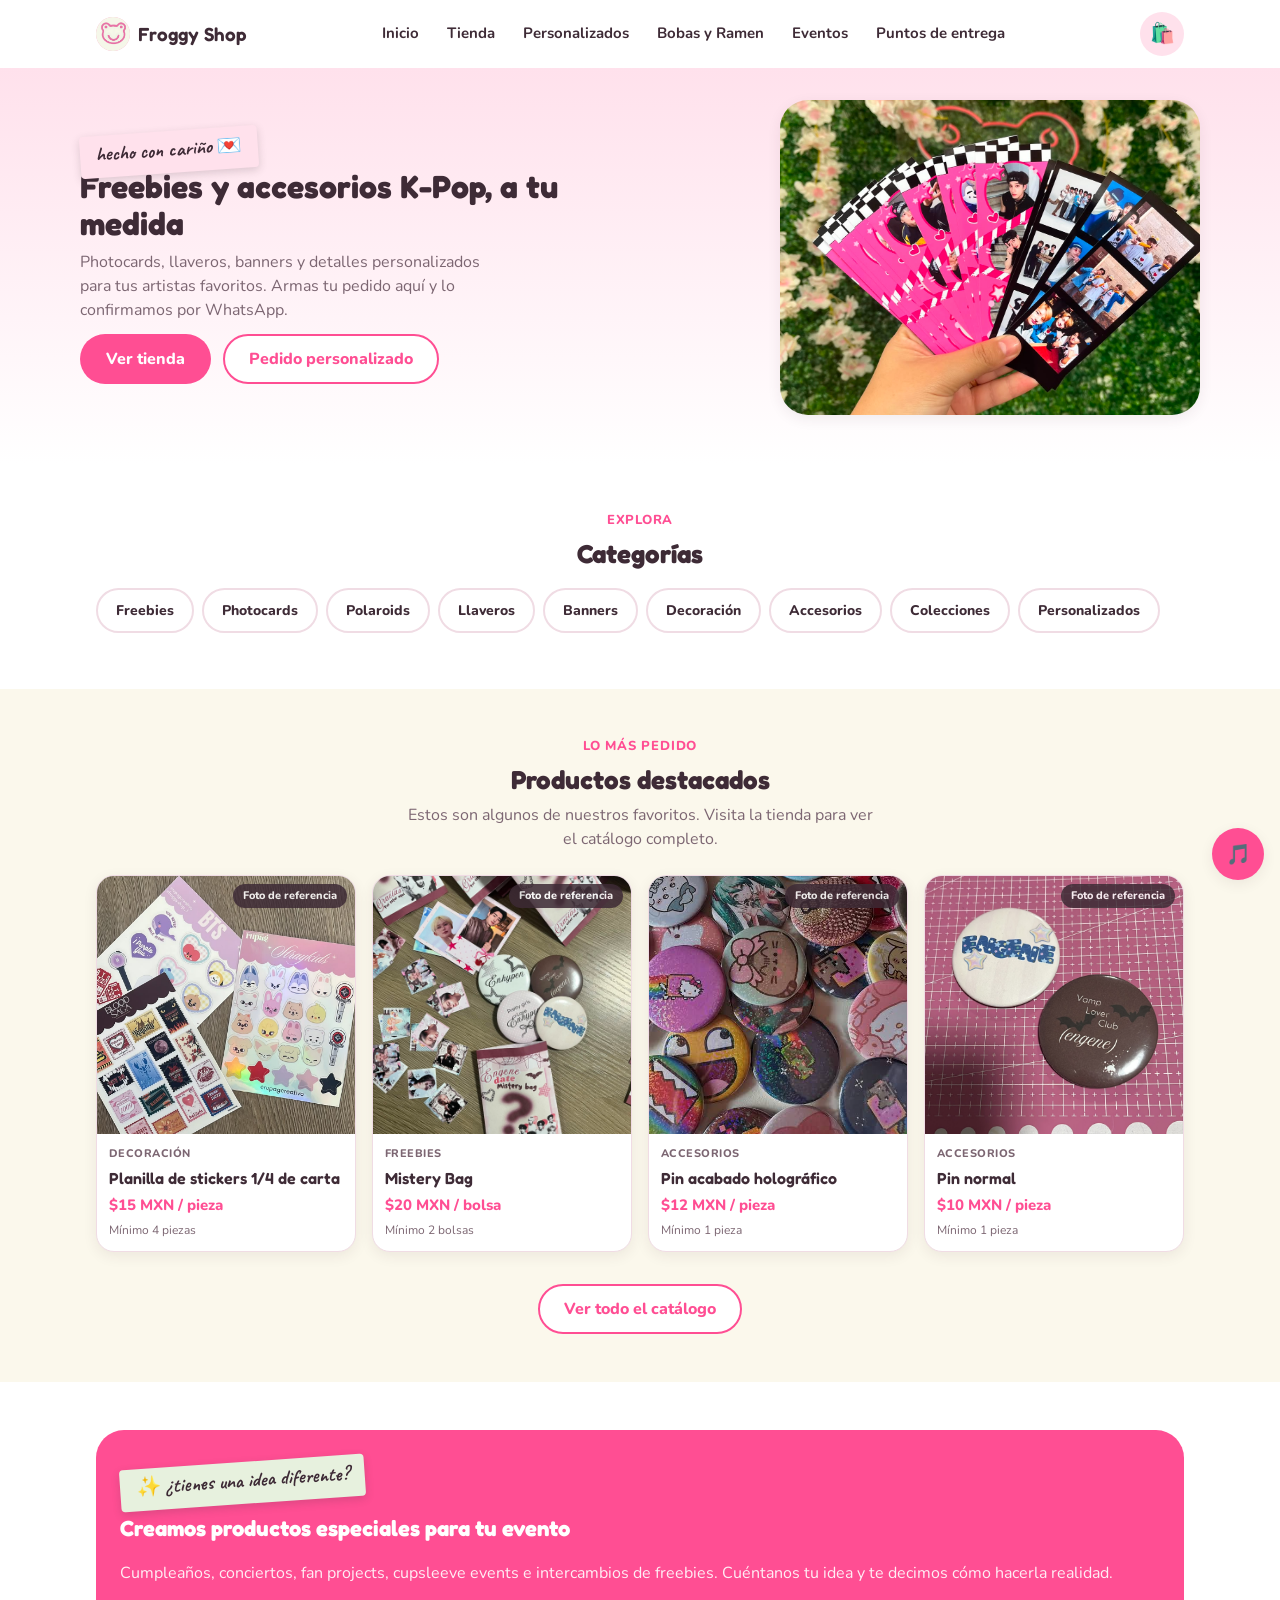
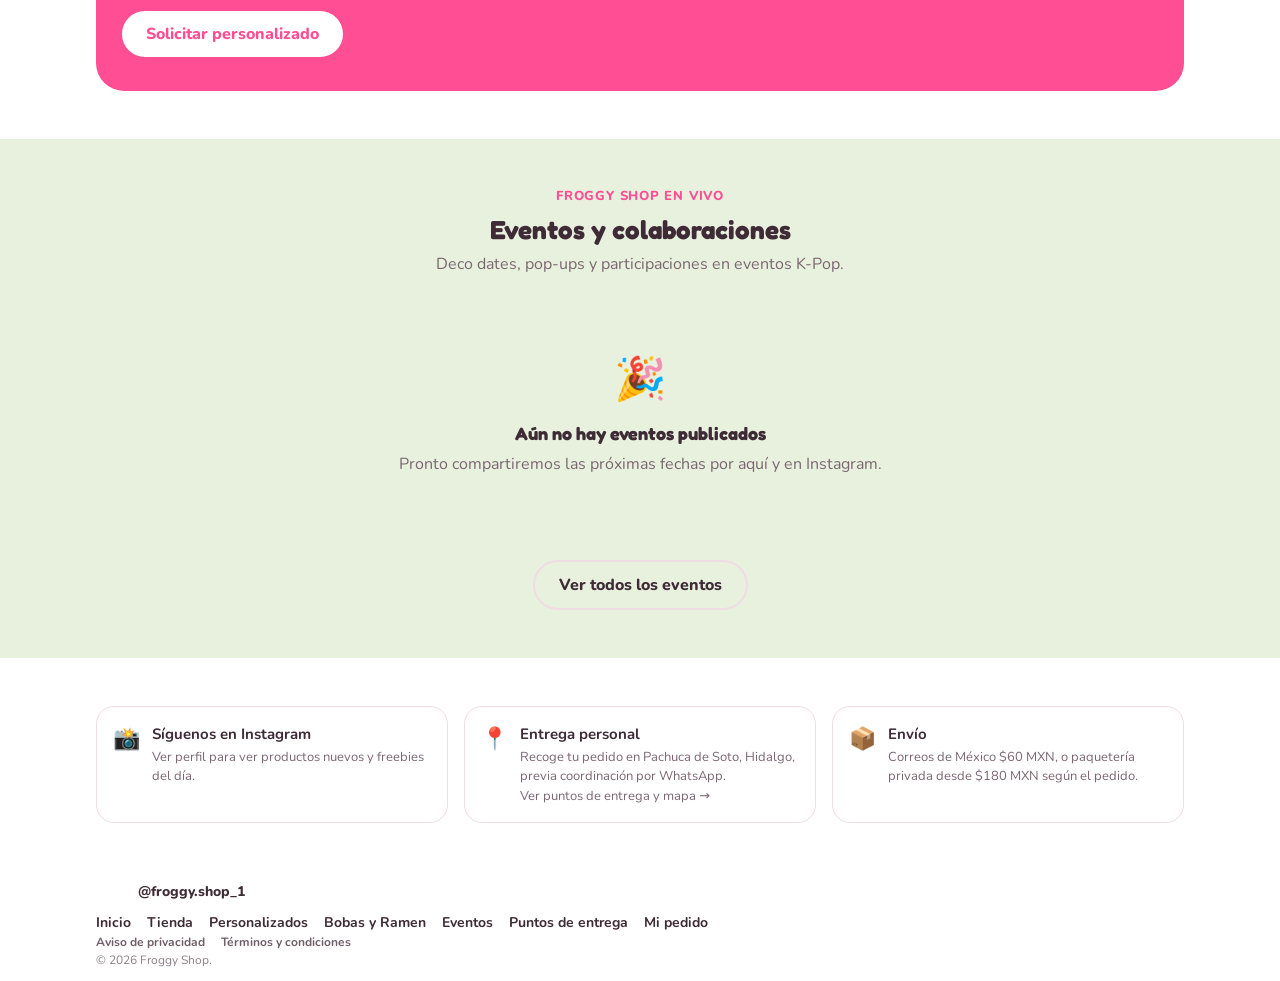
<file: index.html>
<!DOCTYPE html>
<html lang="es">
<head>
<meta charset="UTF-8">
<meta name="viewport" content="width=device-width, initial-scale=1.0">
<title>Froggy Shop — Freebies y accesorios K-Pop en Pachuca</title>
<meta name="description" content="Freebies, accesorios y detalles personalizados para fans de K-Pop. Pedidos sobre pedido, entrega en Pachuca o envío a todo México.">
<meta property="og:title" content="Froggy Shop">
<meta property="og:description" content="Freebies, accesorios y detalles personalizados para fans de K-Pop.">
<meta property="og:type" content="website">
<link rel="icon" href="assets/logo-froggyshop.jpeg">
<link rel="stylesheet" href="css/styles.css">
</head>
<body>

<header id="site-header"></header>

<main>

  <!-- HERO -->
  <section class="hero">
    <div class="hero__inner">
      <div class="hero__text">
        <div class="hero__sticker-wrap">
          <span class="sticker sticker--pink">hecho con cariño 💌</span>
        </div>
        <h1>Freebies y accesorios K-Pop, a tu medida</h1>
        <p class="lead">Photocards, llaveros, banners y detalles personalizados para tus artistas favoritos. Armas tu pedido aquí y lo confirmamos por WhatsApp.</p>
        <div class="hero__actions">
          <a href="tienda.html" class="btn btn--primary">Ver tienda</a>
          <a href="personalizados.html" class="btn btn--secondary">Pedido personalizado</a>
        </div>
      </div>
      <div class="hero__media">
        <img src="assets/hero-inicio.jpeg" alt="Productos de Froggy Shop" style="width:100%;height:100%;object-fit:cover;" onerror="this.parentElement.innerHTML='<div class=&quot;photo-placeholder&quot; role=&quot;img&quot;><span class=&quot;photo-placeholder__icon&quot;>🐸</span><span class=&quot;photo-placeholder__label&quot;>Foto pendiente</span></div>'">
      </div>
    </div>
  </section>

  <!-- CATEGORÍAS -->
  <section class="section">
    <div class="container">
      <div class="section-head" style="margin-bottom: var(--space-4);">
        <span class="eyebrow">Explora</span>
        <h2>Categorías</h2>
      </div>
      <div class="chip-row" id="home-categories" role="list" aria-label="Categorías de productos"></div>
    </div>
  </section>

  <!-- PRODUCTOS DESTACADOS -->
  <section class="section section--cream">
    <div class="container">
      <div class="section-head">
        <span class="eyebrow">Lo más pedido</span>
        <h2>Productos destacados</h2>
        <p>Estos son algunos de nuestros favoritos. Visita la tienda para ver el catálogo completo.</p>
      </div>
      <div class="product-grid" id="home-featured" role="list" aria-label="Productos destacados"></div>
      <div style="text-align:center; margin-top: var(--space-6);">
        <a href="tienda.html" class="btn btn--secondary">Ver todo el catálogo</a>
      </div>
    </div>
  </section>

  <!-- PERSONALIZADOS -->
  <section class="section">
    <div class="container">
      <div class="banner banner--pink">
        <span class="sticker sticker--mint" style="color:#3E2B36;">✨ ¿tienes una idea diferente?</span>
        <h3>Creamos productos especiales para tu evento</h3>
        <p>Cumpleaños, conciertos, fan projects, cupsleeve events e intercambios de freebies. Cuéntanos tu idea y te decimos cómo hacerla realidad.</p>
        <a href="personalizados.html" class="btn btn--secondary">Solicitar personalizado</a>
      </div>
    </div>
  </section>

  <!-- EVENTOS -->
  <section class="section section--mint">
    <div class="container">
      <div class="section-head">
        <span class="eyebrow">Froggy Shop en vivo</span>
        <h2>Eventos y colaboraciones</h2>
        <p>Deco dates, pop-ups y participaciones en eventos K-Pop.</p>
      </div>
      <div id="home-events"></div>
      <div style="text-align:center; margin-top: var(--space-5);">
        <a href="eventos.html" class="btn btn--ghost">Ver todos los eventos</a>
      </div>
    </div>
  </section>

  <!-- INSTAGRAM + ENTREGA -->
  <section class="section">
    <div class="container">
      <div class="info-strip">
        <div class="info-card">
          <span class="info-card__icon">📸</span>
          <div>
            <h4>Síguenos en Instagram</h4>
            <p><a href="#" id="ig-link" target="_blank" rel="noopener">Ver perfil</a> para ver productos nuevos y freebies del día.</p>
          </div>
        </div>
        <div class="info-card">
          <span class="info-card__icon">📍</span>
          <div>
            <h4>Entrega personal</h4>
            <p id="delivery-city-text"></p>
            <p><a href="puntos-entrega.html">Ver puntos de entrega y mapa →</a></p>
          </div>
        </div>
        <div class="info-card">
          <span class="info-card__icon">📦</span>
          <div>
            <h4>Envío</h4>
            <p>Correos de México $60 MXN, o paquetería privada desde $180 MXN según el pedido.</p>
          </div>
        </div>
      </div>
    </div>
  </section>

</main>

<footer id="site-footer"></footer>

<script src="js/config.js"></script>
<script src="js/products.js"></script>
<script src="js/events.js"></script>
<script src="js/delivery.js"></script>
<script src="js/cart.js"></script>
<script src="js/ui.js"></script>
<script>
  document.addEventListener("DOMContentLoaded", () => {
    UI.renderHeader("home");
    UI.renderFooter();

    document.getElementById("ig-link").href = FROGGY_CONFIG.instagramUrl;
    document.getElementById("delivery-city-text").textContent =
      `Recoge tu pedido en ${FROGGY_CONFIG.localDeliveryCity}, previa coordinación por WhatsApp.`;

    // Categorías
    const catRow = document.getElementById("home-categories");
    catRow.innerHTML = CATEGORIES.map(
      (c) => `<a class="chip" href="tienda.html?cat=${c.id}" role="listitem">${c.label}</a>`
    ).join("");

    // Productos destacados
    const grid = document.getElementById("home-featured");
    const featured = ProductsAPI.featured(4);
    if (featured.length === 0) {
      grid.outerHTML = `<div class="empty-state"><span class="empty-state__icon">🐸</span><h3>Todavía no hay productos</h3><p>Agrega productos en js/products.js para que aparezcan aquí.</p></div>`;
    } else {
      grid.innerHTML = featured.map(renderProductCard).join("");
    }

    // Eventos (próximos, máx 2, o empty state)
    const upcoming = EventsAPI.upcoming().slice(0, 2);
    const eventsWrap = document.getElementById("home-events");
    if (upcoming.length === 0) {
      eventsWrap.innerHTML = `<div class="empty-state"><span class="empty-state__icon">🎉</span><h3>Aún no hay eventos publicados</h3><p>Pronto compartiremos las próximas fechas por aquí y en Instagram.</p></div>`;
    } else {
      eventsWrap.innerHTML = `<div class="product-grid">` + upcoming.map(renderEventCardHome).join("") + `</div>`;
    }
  });

  function renderProductCard(p) {
    return `
      <a class="product-card" href="producto.html?id=${p.id}" role="listitem">
        <div class="product-card__media">
          ${UI.productMediaHtml(p)}
        </div>
        <div class="product-card__body">
          <span class="product-card__cat">${ProductsAPI.categoryLabel(p.category)}</span>
          <span class="product-card__name">${p.name}</span>
          <span class="product-card__price">${p.requiresQuote ? "Cotización" : UI.formatMoney(p.price) + " / " + p.unit}</span>
          <span class="product-card__min">Mínimo ${p.minOrder} ${p.unit}${p.minOrder > 1 ? "s" : ""}</span>
        </div>
      </a>`;
  }

  function renderEventCardHome(e) {
    return `
      <a class="product-card" href="eventos.html#${e.id}">
        <div class="product-card__media">${UI.mediaHtml(e.image ? [e.image] : [], e.title)}</div>
        <div class="product-card__body">
          <span class="product-card__cat">${e.date}</span>
          <span class="product-card__name">${e.title}</span>
          <span class="product-card__min">${e.location || ""}</span>
        </div>
      </a>`;
  }
</script>
</body>
</html>
</file>
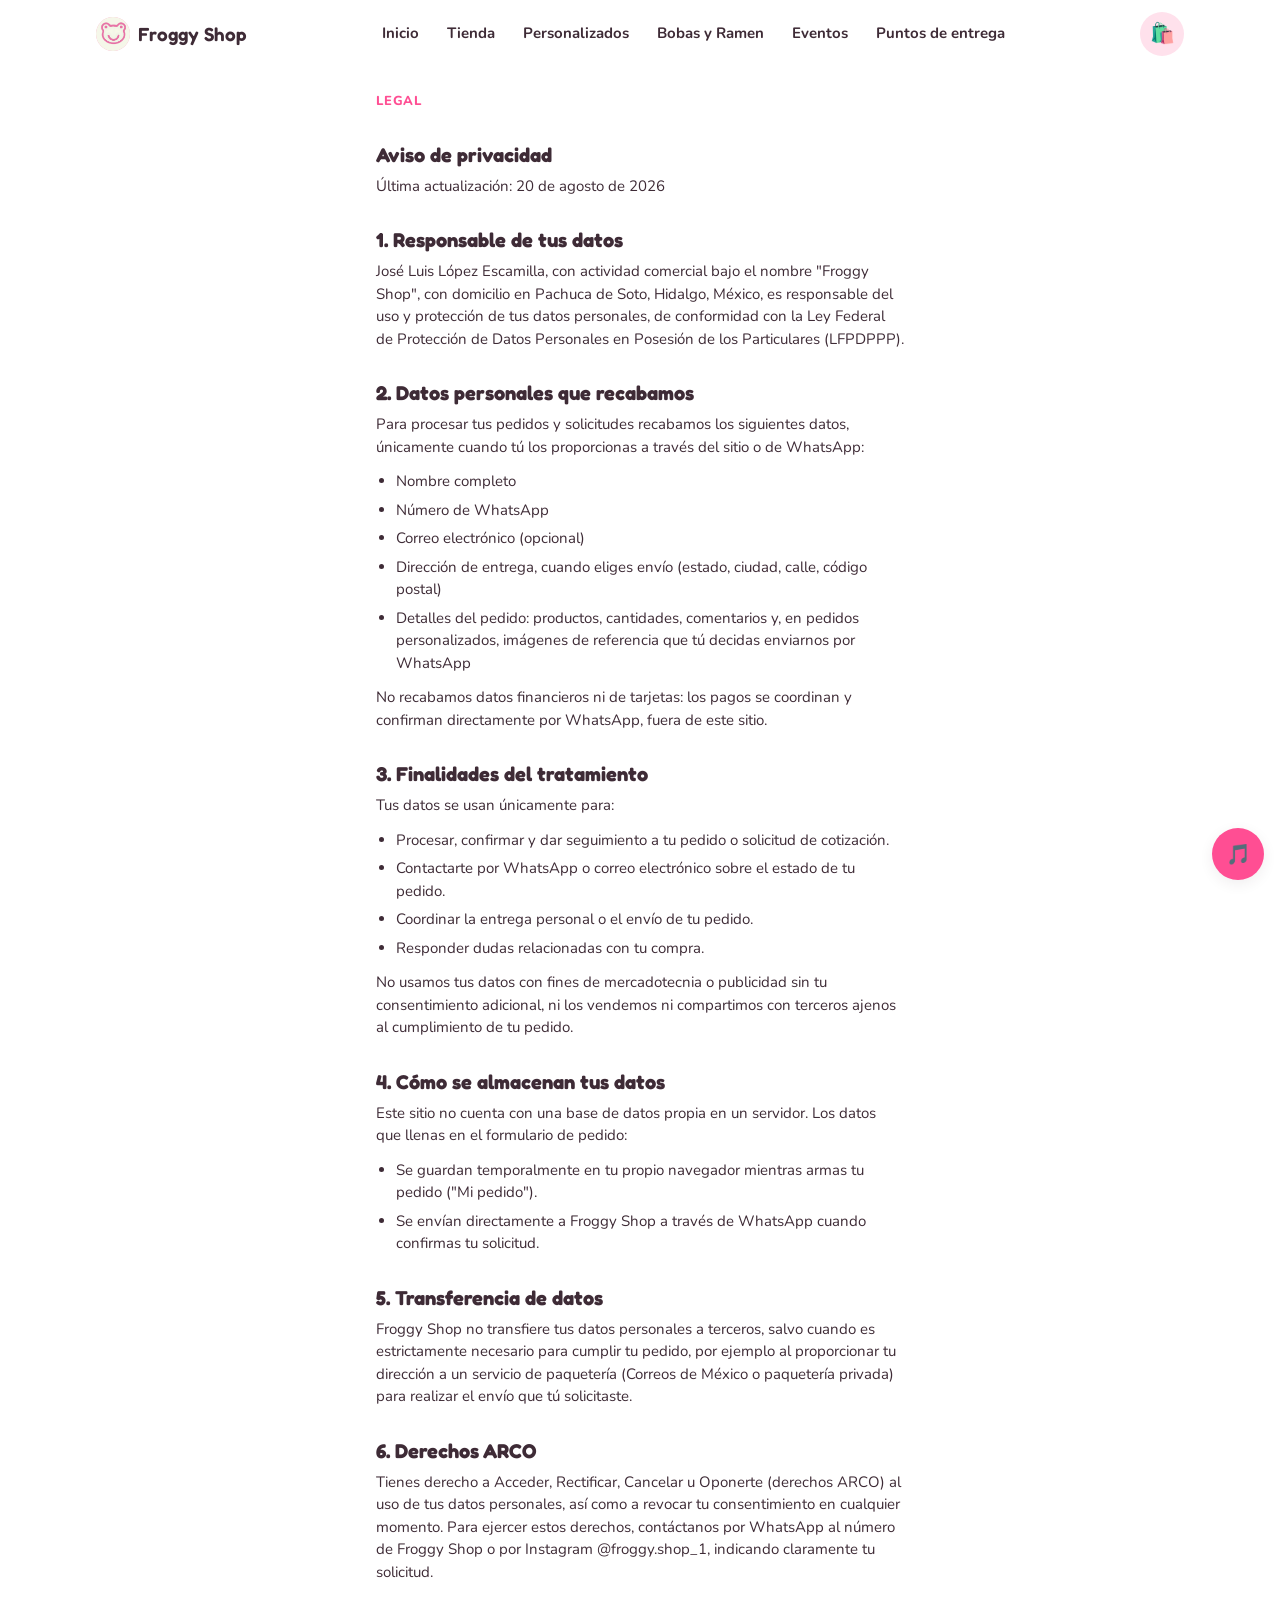
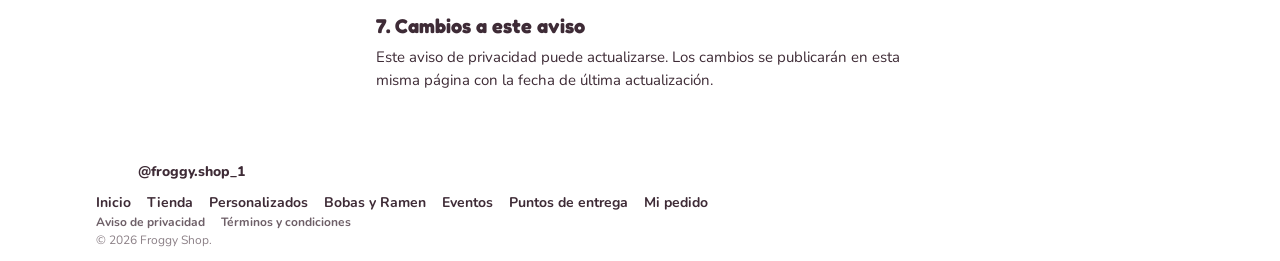
<file: aviso-privacidad.html>
<!DOCTYPE html>
<html lang="es">
<head>
<meta charset="UTF-8">
<meta name="viewport" content="width=device-width, initial-scale=1.0">
<title>Aviso de privacidad — Froggy Shop</title>
<meta name="description" content="Aviso de privacidad de Froggy Shop: qué datos personales recabamos y cómo los usamos.">
<link rel="icon" href="assets/logo-froggyshop.jpeg">
<link rel="stylesheet" href="css/styles.css">
</head>
<body>

<header id="site-header"></header>

<main class="container app-width legal-content" style="padding-top: var(--space-5); padding-bottom: var(--space-7);">
  <span class="eyebrow">Legal</span>
  <h2>Aviso de privacidad</h2>
  <p class="legal-updated" id="legal-updated"></p>

  <h2>1. Responsable de tus datos</h2>
  <p>
    <span id="resp-name"></span>, con actividad comercial bajo el nombre "Froggy Shop", con domicilio en
    <span id="resp-location"></span>, es responsable del uso y protección de tus datos personales, de conformidad con la Ley Federal de Protección de Datos Personales en Posesión de los Particulares (LFPDPPP).
  </p>

  <h2>2. Datos personales que recabamos</h2>
  <p>Para procesar tus pedidos y solicitudes recabamos los siguientes datos, únicamente cuando tú los proporcionas a través del sitio o de WhatsApp:</p>
  <ul>
    <li>Nombre completo</li>
    <li>Número de WhatsApp</li>
    <li>Correo electrónico (opcional)</li>
    <li>Dirección de entrega, cuando eliges envío (estado, ciudad, calle, código postal)</li>
    <li>Detalles del pedido: productos, cantidades, comentarios y, en pedidos personalizados, imágenes de referencia que tú decidas enviarnos por WhatsApp</li>
  </ul>
  <p>No recabamos datos financieros ni de tarjetas: los pagos se coordinan y confirman directamente por WhatsApp, fuera de este sitio.</p>

  <h2>3. Finalidades del tratamiento</h2>
  <p>Tus datos se usan únicamente para:</p>
  <ul>
    <li>Procesar, confirmar y dar seguimiento a tu pedido o solicitud de cotización.</li>
    <li>Contactarte por WhatsApp o correo electrónico sobre el estado de tu pedido.</li>
    <li>Coordinar la entrega personal o el envío de tu pedido.</li>
    <li>Responder dudas relacionadas con tu compra.</li>
  </ul>
  <p>No usamos tus datos con fines de mercadotecnia o publicidad sin tu consentimiento adicional, ni los vendemos ni compartimos con terceros ajenos al cumplimiento de tu pedido.</p>

  <h2>4. Cómo se almacenan tus datos</h2>
  <p>Este sitio no cuenta con una base de datos propia en un servidor. Los datos que llenas en el formulario de pedido:</p>
  <ul>
    <li>Se guardan temporalmente en tu propio navegador mientras armas tu pedido ("Mi pedido").</li>
    <li>Se envían directamente a Froggy Shop a través de WhatsApp cuando confirmas tu solicitud.</li>
    <li id="gform-note" style="display:none;">Se guardan además como respaldo en una hoja de cálculo interna de Froggy Shop, con fines exclusivos de seguimiento de pedidos.</li>
  </ul>

  <h2>5. Transferencia de datos</h2>
  <p>Froggy Shop no transfiere tus datos personales a terceros, salvo cuando es estrictamente necesario para cumplir tu pedido, por ejemplo al proporcionar tu dirección a un servicio de paquetería (Correos de México o paquetería privada) para realizar el envío que tú solicitaste.</p>

  <h2>6. Derechos ARCO</h2>
  <p>Tienes derecho a Acceder, Rectificar, Cancelar u Oponerte (derechos ARCO) al uso de tus datos personales, así como a revocar tu consentimiento en cualquier momento. Para ejercer estos derechos, contáctanos por WhatsApp al número de Froggy Shop o por Instagram <span id="ig-handle"></span>, indicando claramente tu solicitud.</p>

  <h2>7. Cambios a este aviso</h2>
  <p>Este aviso de privacidad puede actualizarse. Los cambios se publicarán en esta misma página con la fecha de última actualización.</p>
</main>

<footer id="site-footer"></footer>

<script src="js/config.js"></script>
<script src="js/products.js"></script>
<script src="js/events.js"></script>
<script src="js/delivery.js"></script>
<script src="js/cart.js"></script>
<script src="js/ui.js"></script>
<script>
  document.addEventListener("DOMContentLoaded", () => {
    UI.renderHeader("aviso-privacidad");
    UI.renderFooter();
    document.getElementById("legal-updated").textContent = `Última actualización: ${FROGGY_CONFIG.legal.lastUpdated}`;
    document.getElementById("resp-name").textContent = FROGGY_CONFIG.legal.responsableName;
    document.getElementById("resp-location").textContent = FROGGY_CONFIG.legal.responsableLocation;
    document.getElementById("ig-handle").textContent = FROGGY_CONFIG.instagramHandle;
    if (FROGGY_CONFIG.googleFormEnabled) {
      document.getElementById("gform-note").style.display = "list-item";
    }
  });
</script>
</body>
</html>
</file>
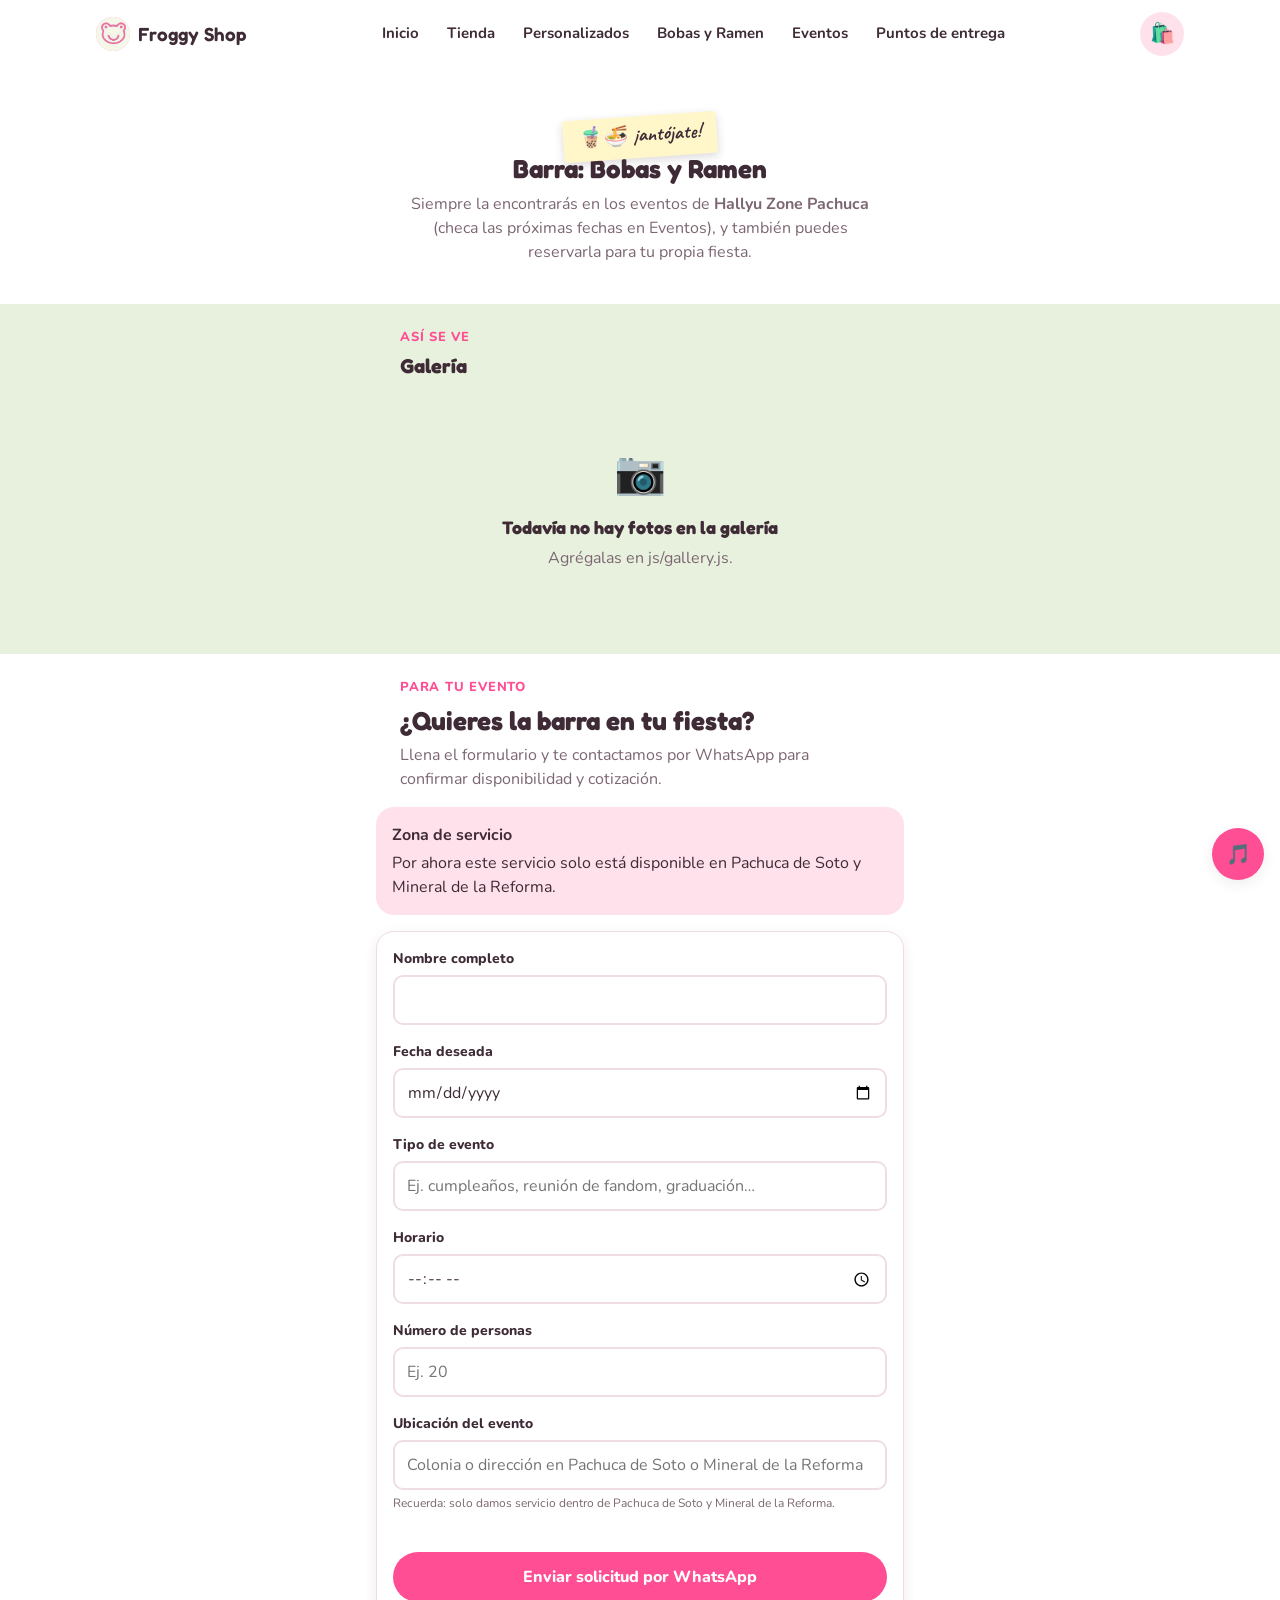
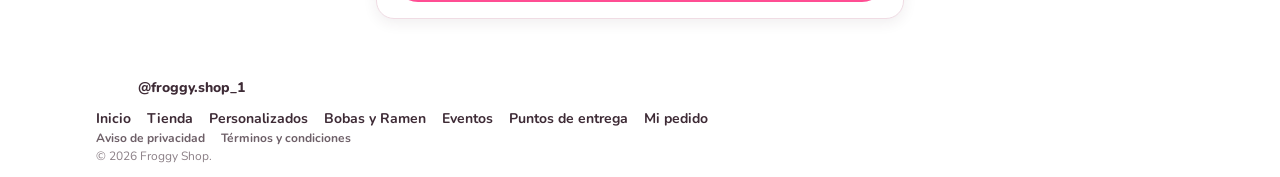
<file: bobas-ramen.html>
<!DOCTYPE html>
<html lang="es">
<head>
<meta charset="UTF-8">
<meta name="viewport" content="width=device-width, initial-scale=1.0">
<title>Barra: Bobas y Ramen — Froggy Shop</title>
<meta name="description" content="La barra de Bobas y Ramen de Froggy Shop: siempre en los eventos de Hallyu Zone Pachuca, y disponible para tu fiesta en Pachuca de Soto y Mineral de la Reforma.">
<link rel="icon" href="assets/logo-froggyshop.jpeg">
<link rel="stylesheet" href="css/styles.css">
</head>
<body>

<header id="site-header"></header>

<main>
  <section class="section" style="padding-bottom: var(--space-4);">
    <div class="container app-width">
      <div class="hero__sticker-wrap" style="justify-content:center;">
        <span class="sticker">🧋🍜 ¡antójate!</span>
      </div>
      <div class="section-head">
        <h2>Barra: Bobas y Ramen</h2>
        <p>Siempre la encontrarás en los eventos de <strong>Hallyu Zone Pachuca</strong> (checa las próximas fechas en <a href="eventos.html">Eventos</a>), y también puedes reservarla para tu propia fiesta.</p>
      </div>
    </div>
  </section>

  <section class="section section--mint" style="padding-top: var(--space-5); padding-bottom: var(--space-5);">
    <div class="container app-width">
      <div class="section-head" style="text-align:left; margin-bottom: var(--space-4);">
        <span class="eyebrow">Así se ve</span>
        <h2 style="font-size:20px;">Galería</h2>
      </div>
      <div id="gallery-wrap"></div>
    </div>
  </section>

  <section class="section" style="padding-top: var(--space-5);">
    <div class="container app-width">
      <div class="section-head" style="text-align:left; margin-bottom: var(--space-4);">
        <span class="eyebrow">Para tu evento</span>
        <h2>¿Quieres la barra en tu fiesta?</h2>
        <p>Llena el formulario y te contactamos por WhatsApp para confirmar disponibilidad y cotización.</p>
      </div>

      <div class="policy-callout" style="margin-bottom: var(--space-4);">
        <strong>Zona de servicio</strong>
        Por ahora este servicio solo está disponible en Pachuca de Soto y Mineral de la Reforma.
      </div>

      <form id="bobas-form" class="card" novalidate>
        <div class="form-field">
          <label for="b-name">Nombre completo</label>
          <input type="text" id="b-name" required autocomplete="name">
          <span class="error" id="err-b-name" hidden>Escribe tu nombre.</span>
        </div>

        <div class="form-field">
          <label for="b-date">Fecha deseada</label>
          <input type="date" id="b-date" required>
          <span class="error" id="err-b-date" hidden>Elige una fecha.</span>
        </div>

        <div class="form-field">
          <label for="b-event-type">Tipo de evento</label>
          <input type="text" id="b-event-type" placeholder="Ej. cumpleaños, reunión de fandom, graduación…">
        </div>

        <div class="form-field">
          <label for="b-time">Horario</label>
          <input type="time" id="b-time">
        </div>

        <div class="form-field">
          <label for="b-guests">Número de personas</label>
          <input type="number" id="b-guests" min="1" placeholder="Ej. 20">
        </div>

        <div class="form-field">
          <label for="b-location">Ubicación del evento</label>
          <input type="text" id="b-location" placeholder="Colonia o dirección en Pachuca de Soto o Mineral de la Reforma" required>
          <span class="error" id="err-b-location" hidden>Cuéntanos dónde será tu evento.</span>
          <p class="hint">Recuerda: solo damos servicio dentro de Pachuca de Soto y Mineral de la Reforma.</p>
        </div>

        <button type="submit" class="btn btn--primary btn--block" style="margin-top: var(--space-3);">Enviar solicitud por WhatsApp</button>
      </form>
    </div>
  </section>
</main>

<footer id="site-footer"></footer>

<script src="js/config.js"></script>
<script src="js/products.js"></script>
<script src="js/events.js"></script>
<script src="js/gallery.js"></script>
<script src="js/delivery.js"></script>
<script src="js/cart.js"></script>
<script src="js/ui.js"></script>
<script src="js/orders.js"></script>
<script>
  function renderGalleryItem(g) {
    return `
      <div class="gallery-item">
        <img src="${g.src}" alt="${g.caption || 'Foto de la barra de Bobas y Ramen'}" loading="lazy"
             onerror="this.closest('.gallery-item').innerHTML = UI.photoPlaceholder()">
        ${g.caption ? `<span class="gallery-item__caption">${g.caption}</span>` : ""}
      </div>`;
  }

  document.addEventListener("DOMContentLoaded", () => {
    UI.renderHeader("bobas-ramen");
    UI.renderFooter();
    document.getElementById("bobas-form").addEventListener("submit", handleSubmit);

    const images = GalleryAPI.images();
    document.getElementById("gallery-wrap").innerHTML = images.length
      ? `<div class="gallery-grid">${images.map(renderGalleryItem).join("")}</div>`
      : `<div class="empty-state"><span class="empty-state__icon">📷</span><h3>Todavía no hay fotos en la galería</h3><p>Agrégalas en js/gallery.js.</p></div>`;
  });

  function toggleFieldError(inputId, errorId, show) {
    document.getElementById(inputId).classList.toggle("has-error", show);
    document.getElementById(errorId).hidden = !show;
  }

  function handleSubmit(e) {
    e.preventDefault();
    const name = document.getElementById("b-name").value.trim();
    const date = document.getElementById("b-date").value;
    const location = document.getElementById("b-location").value.trim();

    let valid = true;
    toggleFieldError("b-name", "err-b-name", name.length === 0);
    if (name.length === 0) valid = false;

    toggleFieldError("b-date", "err-b-date", date.length === 0);
    if (date.length === 0) valid = false;

    toggleFieldError("b-location", "err-b-location", location.length === 0);
    if (location.length === 0) valid = false;

    if (!valid) return;

    const eventType = document.getElementById("b-event-type").value.trim();
    const time = document.getElementById("b-time").value;
    const guests = document.getElementById("b-guests").value;

    const lines = [];
    lines.push("Hola Froggy Shop, quiero reservar la barra de Bobas y Ramen para mi evento.");
    lines.push("");
    lines.push(`Nombre: ${name}`);
    lines.push(`Fecha deseada: ${date}`);
    if (eventType) lines.push(`Tipo de evento: ${eventType}`);
    if (time) lines.push(`Horario: ${time}`);
    if (guests) lines.push(`Número de personas: ${guests}`);
    lines.push(`Ubicación: ${location}`);
    lines.push("");
    lines.push("Quedo al pendiente de la disponibilidad y cotización.");

    window.open(OrdersAPI.whatsappUrl(lines.join("\n")), "_blank");
  }
</script>
</body>
</html>
</file>
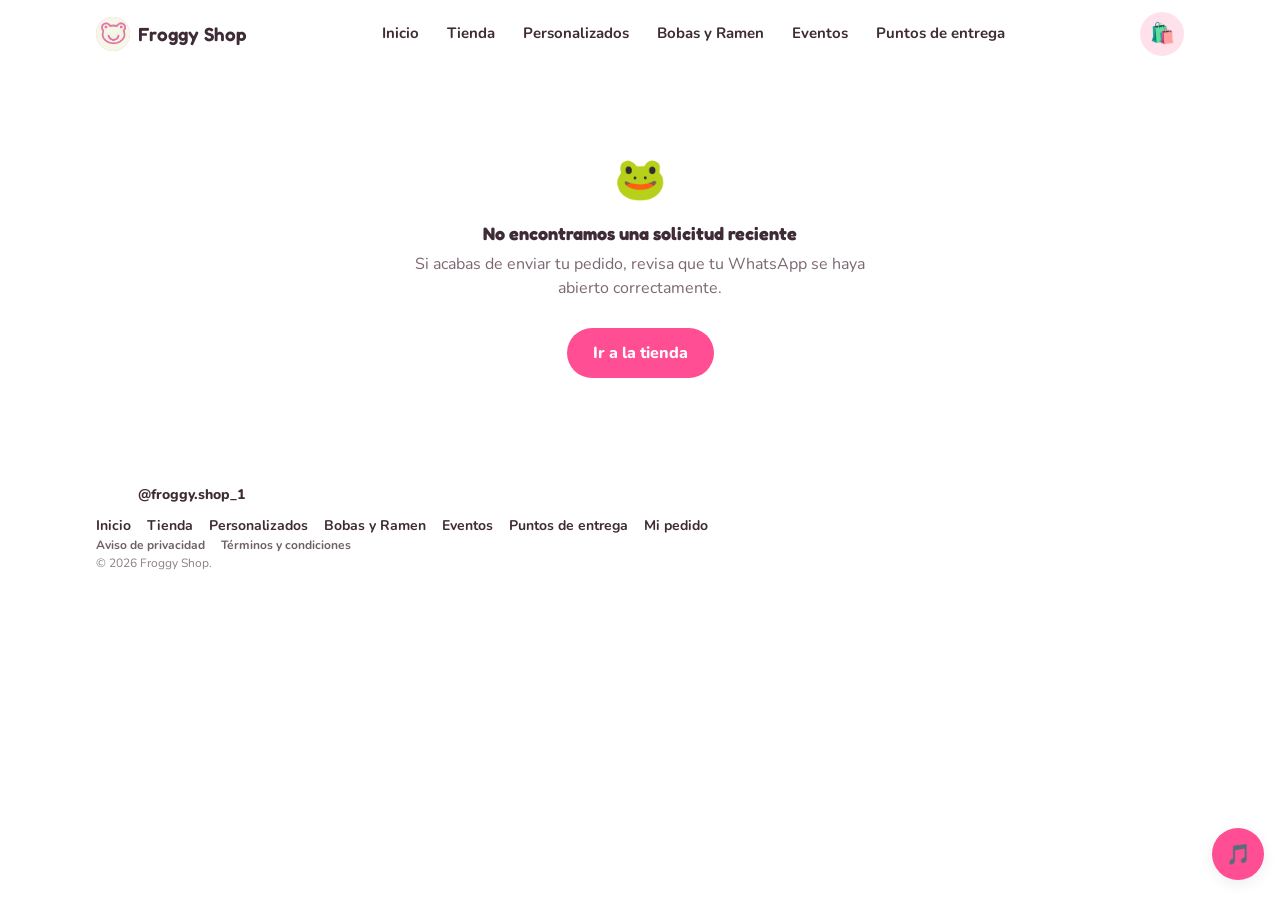
<file: confirmacion.html>
<!DOCTYPE html>
<html lang="es">
<head>
<meta charset="UTF-8">
<meta name="viewport" content="width=device-width, initial-scale=1.0">
<title>¡Recibimos tu pedido! — Froggy Shop</title>
<link rel="icon" href="assets/logo-froggyshop.jpeg">
<link rel="stylesheet" href="css/styles.css">
</head>
<body>

<header id="site-header"></header>

<main class="container app-width" style="padding-top: var(--space-6); padding-bottom: var(--space-7);">
  <div id="confirmation-content"></div>
</main>

<footer id="site-footer"></footer>

<script src="js/config.js"></script>
<script src="js/products.js"></script>
<script src="js/events.js"></script>
<script src="js/delivery.js"></script>
<script src="js/cart.js"></script>
<script src="js/ui.js"></script>
<script src="js/orders.js"></script>
<script>
  document.addEventListener("DOMContentLoaded", () => {
    UI.renderHeader("pedido");
    UI.renderFooter();

    const order = OrdersAPI.getLastOrder();
    const wrap = document.getElementById("confirmation-content");

    if (!order) {
      wrap.innerHTML = `
        <div class="empty-state">
          <span class="empty-state__icon">🐸</span>
          <h3>No encontramos una solicitud reciente</h3>
          <p>Si acabas de enviar tu pedido, revisa que tu WhatsApp se haya abierto correctamente.</p>
          <a href="tienda.html" class="btn btn--primary" style="margin-top: var(--space-4); display:inline-flex;">Ir a la tienda</a>
        </div>`;
      return;
    }

    const message = OrdersAPI.buildWhatsappMessage(order);
    const waUrl = OrdersAPI.whatsappUrl(message);

    wrap.innerHTML = `
      <div style="text-align:center; margin-bottom: var(--space-5);">
        <span class="sticker sticker--mint" style="color:#3E2B36;">¡recibimos tu pedido! 🐸💌</span>
      </div>
      <h1 style="font-size:24px; text-align:center;">Solicitud #${order.id}</h1>
      <p style="text-align:center; color: var(--ink-soft);">Froggy Shop revisará tu pedido y te contactará para confirmar disponibilidad, precio final y forma de pago del anticipo.</p>

      <div class="card" style="margin: var(--space-5) 0;">
        <h3 style="font-size:16px;">Resumen</h3>
        ${order.items
          .map(
            (i) => `
          <div class="summary-row">
            <span>${i.qty} × ${i.name}${i.option ? " (" + i.option + ")" : ""}</span>
            <span>${i.requiresQuote ? "Cotización" : UI.formatMoney(CartAPI.subtotal(i))}</span>
          </div>`
          )
          .join("")}
        <div class="summary-row">
          <span>Subtotal de productos</span>
          <span>${UI.formatMoney(order.productsTotal)}</span>
        </div>
        <div class="summary-row">
          <span>${order.delivery === "personal" ? "Costo de entrega" : "Costo de envío"}</span>
          <span>${UI.formatMoney(order.deliveryCost)}</span>
        </div>
        <div class="summary-row summary-row--total">
          <span>Total estimado</span>
          <span>${UI.formatMoney(order.total)}</span>
        </div>
        <p class="summary-note">${OrdersAPI.deliveryDescription(order)}</p>
      </div>

      <div class="policy-callout">
        <strong>Anticipo requerido: ${UI.formatMoney(order.deposit)} (50%)</strong>
        Con este anticipo comenzamos tu pedido: el diseño se envía en 2 días hábiles y, tras tu aprobación, la producción toma de 5 a 10 días hábiles. Ver <a href="terminos.html">términos y condiciones</a>.
      </div>

      <a href="${waUrl}" class="btn btn--whatsapp btn--block" target="_blank" rel="noopener" style="margin-top: var(--space-4);">Continuar por WhatsApp</a>
      <a href="tienda.html" class="btn btn--ghost btn--block" style="margin-top: var(--space-3);">Seguir explorando la tienda</a>
    `;
  });
</script>
</body>
</html>
</file>
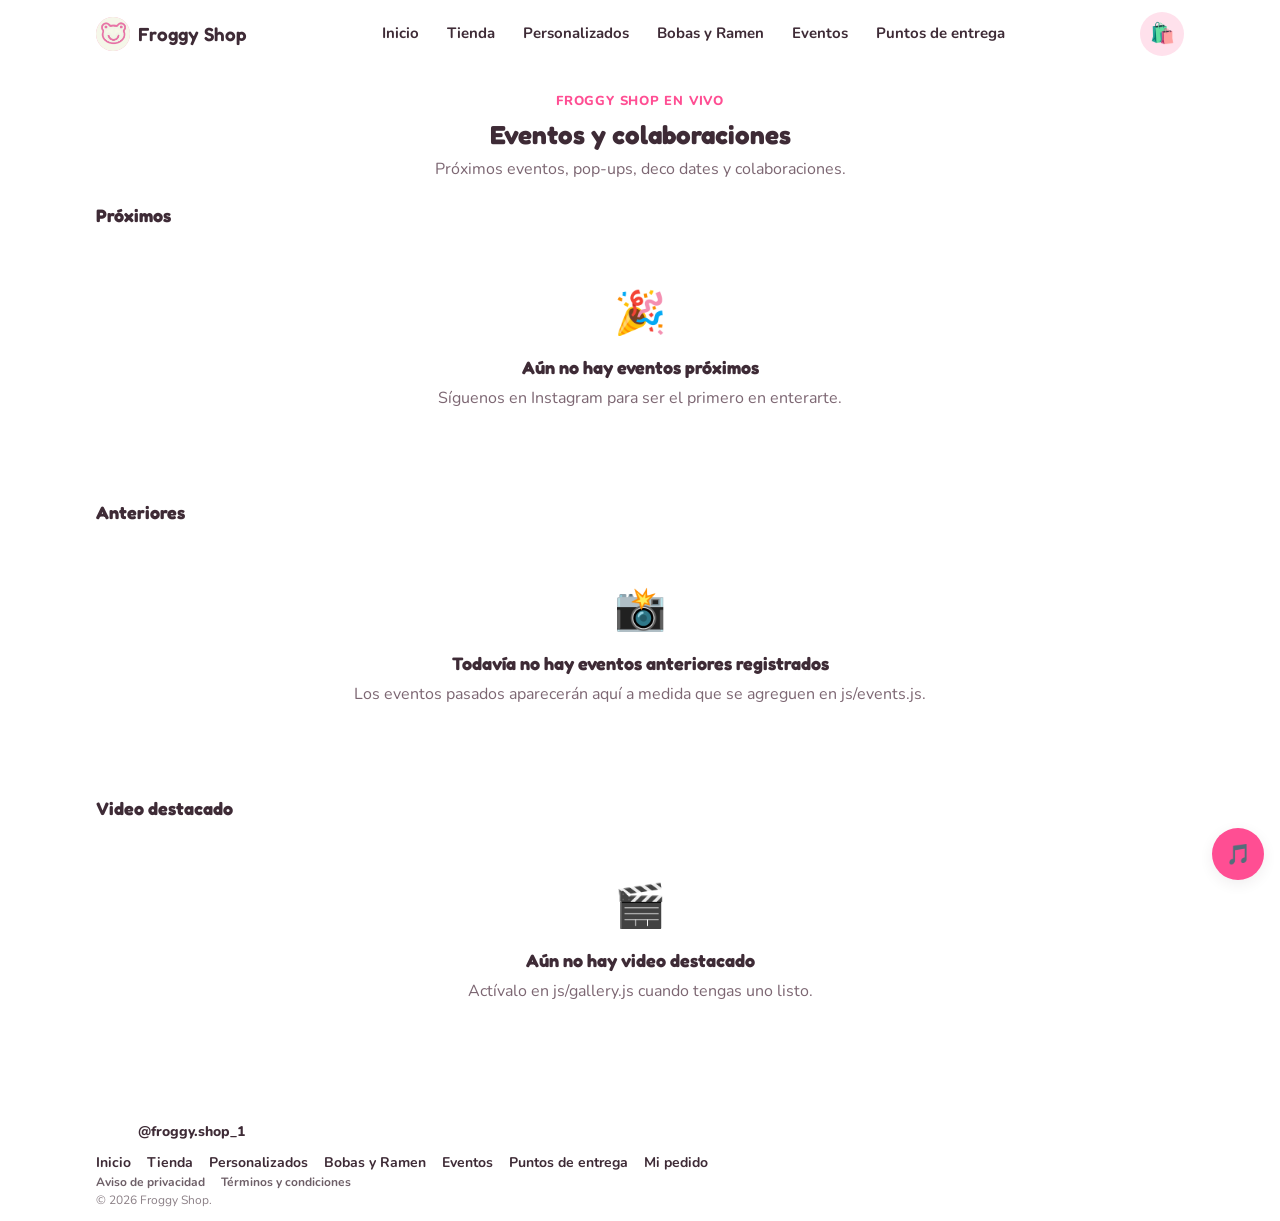
<file: eventos.html>
<!DOCTYPE html>
<html lang="es">
<head>
<meta charset="UTF-8">
<meta name="viewport" content="width=device-width, initial-scale=1.0">
<title>Eventos — Froggy Shop</title>
<meta name="description" content="Próximos eventos, pop-ups, colaboraciones y deco dates de Froggy Shop.">
<link rel="icon" href="assets/logo-froggyshop.jpeg">
<link rel="stylesheet" href="css/styles.css">
</head>
<body>

<header id="site-header"></header>

<main class="container" style="padding-top: var(--space-5); padding-bottom: var(--space-7);">
  <div class="section-head">
    <span class="eyebrow">Froggy Shop en vivo</span>
    <h2>Eventos y colaboraciones</h2>
    <p>Próximos eventos, pop-ups, deco dates y colaboraciones.</p>
  </div>

  <div style="margin-bottom: var(--space-6);">
    <h3 style="font-size:18px;">Próximos</h3>
    <div id="events-upcoming" class="product-grid"></div>
  </div>

  <div style="margin-bottom: var(--space-6);">
    <h3 style="font-size:18px;">Anteriores</h3>
    <div id="events-past" class="product-grid"></div>
  </div>

  <div>
    <h3 style="font-size:18px;">Video destacado</h3>
    <div id="video-wrap"></div>
  </div>
</main>

<footer id="site-footer"></footer>

<script src="js/config.js"></script>
<script src="js/products.js"></script>
<script src="js/events.js"></script>
<script src="js/gallery.js"></script>
<script src="js/delivery.js"></script>
<script src="js/cart.js"></script>
<script src="js/ui.js"></script>
<script>
  function renderEventCard(e) {
    return `
      <div class="product-card" id="${e.id}">
        <div class="product-card__media">${UI.mediaHtml(e.image ? [e.image] : [], e.title)}</div>
        <div class="product-card__body">
          <span class="product-card__cat">${e.date}</span>
          <span class="product-card__name">${e.title}</span>
          <p class="product-card__min" style="margin:0;">${e.location || ""}</p>
          <p style="font-size:13px; color: var(--ink-soft); margin:4px 0 0;">${e.description || ""}</p>
        </div>
      </div>`;
  }

  document.addEventListener("DOMContentLoaded", () => {
    UI.renderHeader("eventos");
    UI.renderFooter();

    const upcoming = EventsAPI.upcoming();
    const past = EventsAPI.past();

    document.getElementById("events-upcoming").outerHTML = upcoming.length
      ? `<div id="events-upcoming" class="product-grid">${upcoming.map(renderEventCard).join("")}</div>`
      : `<div class="empty-state"><span class="empty-state__icon">🎉</span><h3>Aún no hay eventos próximos</h3><p>Síguenos en Instagram para ser el primero en enterarte.</p></div>`;

    document.getElementById("events-past").outerHTML = past.length
      ? `<div id="events-past" class="product-grid">${past.map(renderEventCard).join("")}</div>`
      : `<div class="empty-state"><span class="empty-state__icon">📸</span><h3>Todavía no hay eventos anteriores registrados</h3><p>Los eventos pasados aparecerán aquí a medida que se agreguen en js/events.js.</p></div>`;

    // Video destacado
    const video = GalleryAPI.video();
    document.getElementById("video-wrap").innerHTML = video
      ? `
        <div class="video-frame">
          <video src="${video.src}" controls preload="none"></video>
        </div>
        ${video.caption ? `<p style="font-size:13px; color:var(--ink-soft); margin-top:6px;">${video.caption}</p>` : ""}`
      : `<div class="empty-state"><span class="empty-state__icon">🎬</span><h3>Aún no hay video destacado</h3><p>Actívalo en js/gallery.js cuando tengas uno listo.</p></div>`;
  });
</script>
</body>
</html>
</file>
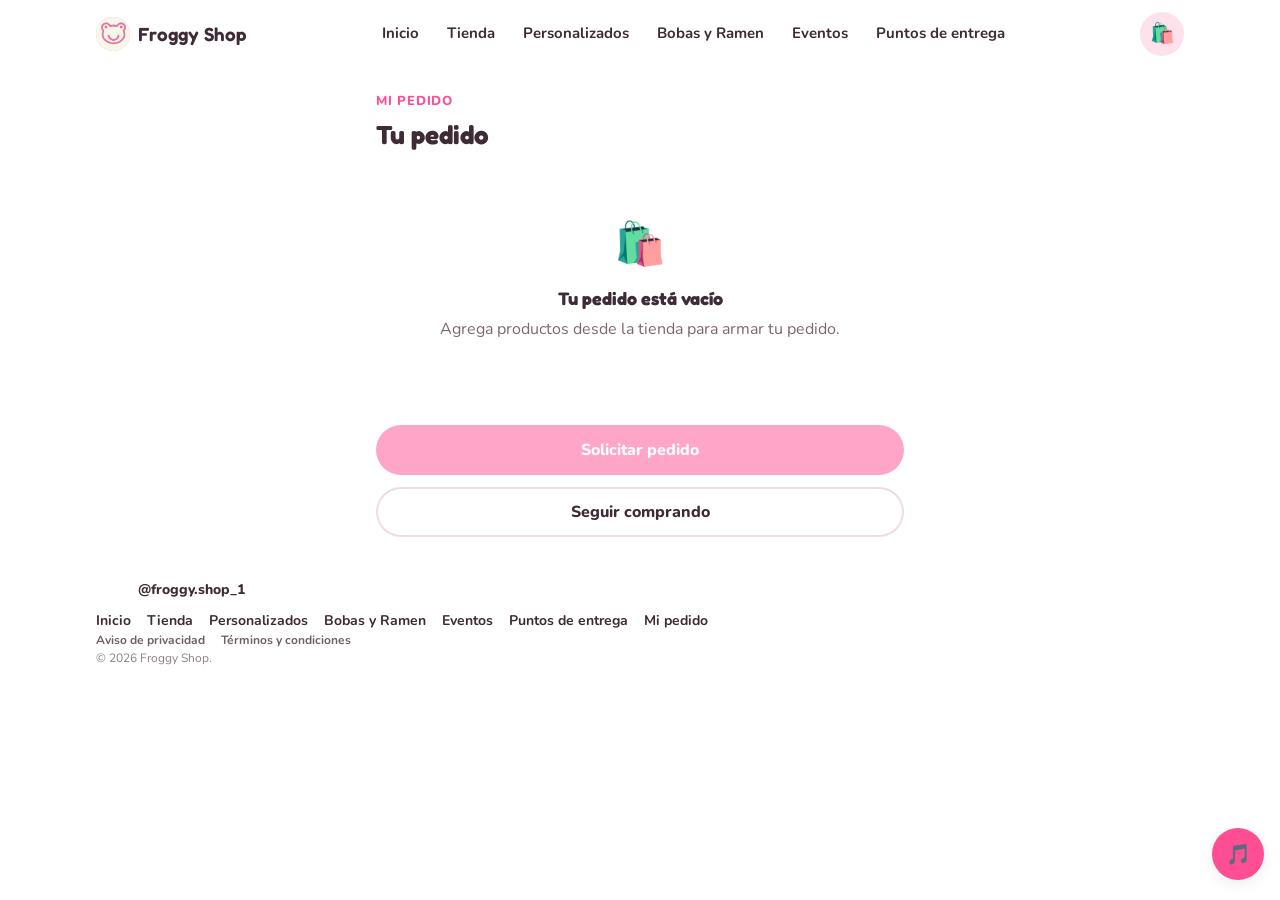
<file: pedido.html>
<!DOCTYPE html>
<html lang="es">
<head>
<meta charset="UTF-8">
<meta name="viewport" content="width=device-width, initial-scale=1.0">
<title>Mi pedido — Froggy Shop</title>
<link rel="icon" href="assets/logo-froggyshop.jpeg">
<link rel="stylesheet" href="css/styles.css">
</head>
<body>

<header id="site-header"></header>

<main class="container app-width" style="padding-top: var(--space-5); padding-bottom: var(--space-6);">

  <!-- VISTA: CARRITO -->
  <section id="view-cart">
    <div class="section-head" style="text-align:left; margin: 0 0 var(--space-4);">
      <span class="eyebrow">Mi pedido</span>
      <h2>Tu pedido</h2>
    </div>
    <div id="cart-lines"></div>
    <div id="cart-empty" style="display:none;"></div>

    <div id="cart-summary" style="display:none;">
      <div class="summary-row">
        <span>Subtotal de productos</span>
        <span id="cart-subtotal"></span>
      </div>
      <p class="summary-note" id="cart-min-warning" style="display:none;"></p>
      <p class="summary-note" id="cart-disclaimer"></p>
      <p class="summary-note">Los pedidos requieren el 50% de anticipo para comenzar. Consulta el detalle en <a href="terminos.html">términos y condiciones</a>.</p>
    </div>

    <div style="display:flex; flex-direction:column; gap: var(--space-3); margin-top: var(--space-5);">
      <button class="btn btn--primary" id="go-checkout">Solicitar pedido</button>
      <a class="btn btn--ghost" href="tienda.html">Seguir comprando</a>
    </div>
  </section>

  <!-- VISTA: FORMULARIO DE SOLICITUD -->
  <section id="view-checkout" style="display:none;">
    <div class="section-head" style="text-align:left; margin: 0 0 var(--space-4);">
      <span class="eyebrow">Un último paso</span>
      <h2>Datos para tu solicitud</h2>
      <p>Con esto confirmamos tu pedido y te contactamos por WhatsApp.</p>
    </div>

    <form id="order-form" novalidate>
      <div class="form-field">
        <label for="f-name">Nombre completo</label>
        <input type="text" id="f-name" name="name" required autocomplete="name">
        <span class="error" id="err-name" hidden>Escribe tu nombre.</span>
      </div>

      <div class="form-field">
        <label for="f-email">Correo electrónico (opcional)</label>
        <input type="email" id="f-email" name="email" autocomplete="email">
      </div>

      <div class="form-field">
        <label>Entrega</label>
        <div class="radio-row" id="delivery-options">
          <label class="radio-card" data-value="personal">
            <input type="radio" name="delivery" value="personal" checked>
            Entrega personal
          </label>
          <label class="radio-card" data-value="envio">
            <input type="radio" name="delivery" value="envio">
            Envío
          </label>
        </div>
      </div>

      <!-- Puntos de entrega personal -->
      <div id="personal-fields" class="form-field">
        <label>Punto de entrega</label>
        <div class="delivery-sub-options" id="delivery-points-options"></div>
        <p class="hint">La hora exacta se coordina por WhatsApp una vez que tu pedido esté listo. Consulta la ubicación de cada punto en <a href="puntos-entrega.html" target="_blank">Puntos de entrega</a>.</p>
      </div>

      <!-- Método de envío + dirección -->
      <div id="address-fields" style="display:none;">
        <div class="form-field">
          <label>Método de envío</label>
          <div class="delivery-sub-options" id="shipping-methods-options"></div>
        </div>
        <div class="form-field">
          <label for="f-state">Estado</label>
          <input type="text" id="f-state" name="state">
        </div>
        <div class="form-field">
          <label for="f-city">Ciudad</label>
          <input type="text" id="f-city" name="city">
        </div>
        <div class="form-field">
          <label for="f-street">Dirección</label>
          <input type="text" id="f-street" name="street">
        </div>
        <div class="form-field">
          <label for="f-zip">Código postal</label>
          <input type="text" id="f-zip" name="zip" inputmode="numeric">
        </div>
      </div>

      <div class="form-field">
        <label for="f-event-date">Fecha del evento (si aplica)</label>
        <input type="date" id="f-event-date" name="eventDate">
      </div>

      <div class="form-field">
        <label for="f-comments">Comentarios o referencias</label>
        <textarea id="f-comments" name="comments" placeholder="Ej. quiero recogerlo antes del 15, o esta es una referencia de diseño…"></textarea>
      </div>

      <!-- Resumen de costos con entrega y anticipo -->
      <div class="card" style="background: var(--mint); border:none; margin-top: var(--space-4);">
        <div class="summary-row">
          <span>Subtotal de productos</span>
          <span id="checkout-products-total"></span>
        </div>
        <div class="summary-row">
          <span id="checkout-delivery-label">Costo de entrega</span>
          <span id="checkout-delivery-cost"></span>
        </div>
        <div class="summary-row summary-row--total">
          <span>Total estimado</span>
          <span id="checkout-total"></span>
        </div>
        <div class="summary-row" style="color: var(--pink-strong); font-weight:800;">
          <span>Anticipo requerido (50%)</span>
          <span id="checkout-deposit"></span>
        </div>
      </div>

      <div class="policy-callout" style="margin-top: var(--space-4);">
        <strong>Cómo sigue tu pedido</strong>
        Con el 50% de anticipo comenzamos: el diseño se envía en 2 días hábiles y, tras tu aprobación, la producción toma de 5 a 10 días hábiles. Detalles completos en <a href="terminos.html">términos y condiciones</a>.
      </div>

      <div style="display:flex; flex-direction:column; gap: var(--space-3); margin-top: var(--space-5);">
        <button type="submit" class="btn btn--primary" id="submit-order">Enviar solicitud</button>
        <button type="button" class="btn btn--ghost" id="back-to-cart">Volver a mi pedido</button>
      </div>
    </form>
  </section>

</main>

<footer id="site-footer"></footer>

<script src="js/config.js"></script>
<script src="js/products.js"></script>
<script src="js/events.js"></script>
<script src="js/delivery.js"></script>
<script src="js/cart.js"></script>
<script src="js/ui.js"></script>
<script src="js/orders.js"></script>
<script>
  document.addEventListener("DOMContentLoaded", () => {
    UI.renderHeader("pedido");
    UI.renderFooter();
    document.getElementById("cart-disclaimer").textContent = FROGGY_CONFIG.priceDisclaimer;
    renderCart();
    renderDeliveryOptions();

    document.getElementById("go-checkout").addEventListener("click", () => {
      if (CartAPI.getItems().length === 0) return;
      document.getElementById("view-cart").style.display = "none";
      document.getElementById("view-checkout").style.display = "block";
      updateCheckoutSummary();
      window.scrollTo(0, 0);
    });

    document.getElementById("back-to-cart").addEventListener("click", () => {
      document.getElementById("view-checkout").style.display = "none";
      document.getElementById("view-cart").style.display = "block";
      renderCart();
      window.scrollTo(0, 0);
    });

    document.querySelectorAll('input[name="delivery"]').forEach((radio) => {
      radio.addEventListener("change", () => {
        updateDeliveryTypeUI();
        updateCheckoutSummary();
      });
    });
    updateDeliveryTypeUI();

    document.getElementById("order-form").addEventListener("submit", handleSubmit);
  });

  function renderDeliveryOptions() {
    const pointsWrap = document.getElementById("delivery-points-options");
    pointsWrap.innerHTML = DELIVERY_POINTS.map(
      (p, idx) => `
      <label class="delivery-sub-card ${idx === 0 ? "is-selected" : ""}" data-group="point" data-id="${p.id}">
        <span class="delivery-sub-card__label">
          <input type="radio" name="deliveryPoint" value="${p.id}" ${idx === 0 ? "checked" : ""}>
          ${p.label}
        </span>
        <span class="delivery-sub-card__cost">${p.extraCost > 0 ? "+" + UI.formatMoney(p.extraCost) : "Sin costo"}</span>
      </label>`
    ).join("");

    const shippingWrap = document.getElementById("shipping-methods-options");
    shippingWrap.innerHTML = SHIPPING_METHODS.map(
      (s, idx) => `
      <label class="delivery-sub-card ${idx === 0 ? "is-selected" : ""}" data-group="shipping" data-id="${s.id}">
        <span class="delivery-sub-card__label">
          <input type="radio" name="shippingMethod" value="${s.id}" ${idx === 0 ? "checked" : ""}>
          ${s.label}
        </span>
        <span class="delivery-sub-card__cost">${UI.formatMoney(s.cost)}</span>
      </label>`
    ).join("");

    document.querySelectorAll('input[name="deliveryPoint"], input[name="shippingMethod"]').forEach((input) => {
      input.addEventListener("change", () => {
        document.querySelectorAll(`.delivery-sub-card[data-group="${input.name === "deliveryPoint" ? "point" : "shipping"}"]`).forEach((card) => {
          card.classList.toggle("is-selected", card.dataset.id === input.value);
        });
        updateCheckoutSummary();
      });
    });
  }

  function updateDeliveryTypeUI() {
    const selected = document.querySelector('input[name="delivery"]:checked').value;
    document.querySelectorAll("#delivery-options .radio-card").forEach((card) => {
      card.classList.toggle("is-selected", card.dataset.value === selected);
    });
    document.getElementById("personal-fields").style.display = selected === "personal" ? "block" : "none";
    document.getElementById("address-fields").style.display = selected === "envio" ? "block" : "none";
    document.getElementById("checkout-delivery-label").textContent =
      selected === "personal" ? "Costo de entrega personal" : "Costo de envío";
  }

  function currentDeliveryCost() {
    const deliveryType = document.querySelector('input[name="delivery"]:checked').value;
    if (deliveryType === "personal") {
      const pointId = document.querySelector('input[name="deliveryPoint"]:checked')?.value;
      const point = DeliveryAPI.pointById(pointId);
      return point ? point.extraCost : 0;
    } else {
      const shippingId = document.querySelector('input[name="shippingMethod"]:checked')?.value;
      const shipping = DeliveryAPI.shippingById(shippingId);
      return shipping ? shipping.cost : 0;
    }
  }

  function updateCheckoutSummary() {
    const productsTotal = CartAPI.total();
    const deliveryCost = currentDeliveryCost();
    const total = productsTotal + deliveryCost;
    const deposit = total * FROGGY_CONFIG.policy.depositPercent;

    document.getElementById("checkout-products-total").textContent = UI.formatMoney(productsTotal);
    document.getElementById("checkout-delivery-cost").textContent = UI.formatMoney(deliveryCost);
    document.getElementById("checkout-total").textContent = UI.formatMoney(total);
    document.getElementById("checkout-deposit").textContent = UI.formatMoney(deposit);
  }

  function renderCart() {
    const items = CartAPI.getItems();
    const linesWrap = document.getElementById("cart-lines");
    const emptyWrap = document.getElementById("cart-empty");
    const summary = document.getElementById("cart-summary");
    const goCheckout = document.getElementById("go-checkout");

    if (items.length === 0) {
      linesWrap.innerHTML = "";
      summary.style.display = "none";
      goCheckout.disabled = true;
      emptyWrap.style.display = "block";
      emptyWrap.innerHTML = `
        <div class="empty-state">
          <span class="empty-state__icon">🛍️</span>
          <h3>Tu pedido está vacío</h3>
          <p>Agrega productos desde la tienda para armar tu pedido.</p>
        </div>`;
      return;
    }

    emptyWrap.style.display = "none";
    goCheckout.disabled = false;
    summary.style.display = "block";

    linesWrap.innerHTML = items
      .map(
        (i) => `
      <div class="order-line" data-key="${i.key}">
        <div class="order-line__media">${UI.mediaHtml(i.image ? [i.image] : [], i.name)}</div>
        <div class="order-line__info">
          <div class="order-line__name">${i.name}</div>
          <div class="order-line__meta">${i.option ? i.option + " · " : ""}${i.requiresQuote ? "Cotización" : UI.formatMoney(i.price) + " / " + i.unit}</div>
          <div class="order-line__actions">
            <div class="qty-control">
              <button class="qty-btn" data-action="minus" aria-label="Disminuir cantidad de ${i.name}">−</button>
              <span class="qty-value">${i.qty}</span>
              <button class="qty-btn" data-action="plus" aria-label="Aumentar cantidad de ${i.name}">+</button>
            </div>
            <button class="link-remove" data-action="remove">Quitar</button>
          </div>
        </div>
      </div>`
      )
      .join("");

    document.getElementById("cart-subtotal").textContent = UI.formatMoney(CartAPI.total());

    const below = CartAPI.belowMinimum();
    const warn = document.getElementById("cart-min-warning");
    if (below.length > 0) {
      warn.style.display = "block";
      warn.textContent = `Recuerda: ${below.map((i) => i.name).join(", ")} está por debajo del pedido mínimo.`;
    } else {
      warn.style.display = "none";
    }

    linesWrap.querySelectorAll(".order-line").forEach((line) => {
      const key = line.dataset.key;
      const item = items.find((i) => i.key === key);
      line.querySelector('[data-action="minus"]').addEventListener("click", () => {
        CartAPI.updateQty(key, item.qty - 1);
        renderCart();
      });
      line.querySelector('[data-action="plus"]').addEventListener("click", () => {
        CartAPI.updateQty(key, item.qty + 1);
        renderCart();
      });
      line.querySelector('[data-action="remove"]').addEventListener("click", () => {
        CartAPI.remove(key);
        renderCart();
      });
    });
  }

  async function handleSubmit(e) {
    e.preventDefault();
    const name = document.getElementById("f-name").value.trim();
    const email = document.getElementById("f-email").value.trim();
    const delivery = document.querySelector('input[name="delivery"]:checked').value;
    const eventDate = document.getElementById("f-event-date").value;
    const comments = document.getElementById("f-comments").value.trim();

    let valid = true;
    toggleFieldError("f-name", "err-name", name.length === 0);
    if (name.length === 0) valid = false;

    if (!valid) return;

    const address =
      delivery === "envio"
        ? {
            state: document.getElementById("f-state").value.trim(),
            city: document.getElementById("f-city").value.trim(),
            street: document.getElementById("f-street").value.trim(),
            zip: document.getElementById("f-zip").value.trim(),
          }
        : null;

    const deliveryPointId = document.querySelector('input[name="deliveryPoint"]:checked')?.value;
    const shippingMethodId = document.querySelector('input[name="shippingMethod"]:checked')?.value;
    const deliveryPoint = delivery === "personal" ? DeliveryAPI.pointById(deliveryPointId) : null;
    const shippingMethod = delivery === "envio" ? DeliveryAPI.shippingById(shippingMethodId) : null;

    const productsTotal = CartAPI.total();
    const deliveryCost = currentDeliveryCost();
    const total = productsTotal + deliveryCost;
    const deposit = total * FROGGY_CONFIG.policy.depositPercent;

    const order = {
      id: OrdersAPI.generateOrderId(),
      date: new Date().toISOString(),
      name,
      email,
      delivery,
      deliveryPoint,
      shippingMethod,
      address,
      eventDate,
      comments,
      items: CartAPI.getItems(),
      productsTotal,
      deliveryCost,
      total,
      deposit,
    };

    const submitBtn = document.getElementById("submit-order");
    submitBtn.disabled = true;
    submitBtn.textContent = "Enviando…";

    await OrdersAPI.submitGoogleFormBackup(order);
    OrdersAPI.saveLastOrder(order);
    CartAPI.clear();

    window.location.href = "confirmacion.html";
  }

  function toggleFieldError(inputId, errorId, show) {
    document.getElementById(inputId).classList.toggle("has-error", show);
    document.getElementById(errorId).hidden = !show;
  }
</script>
</body>
</html>
</file>
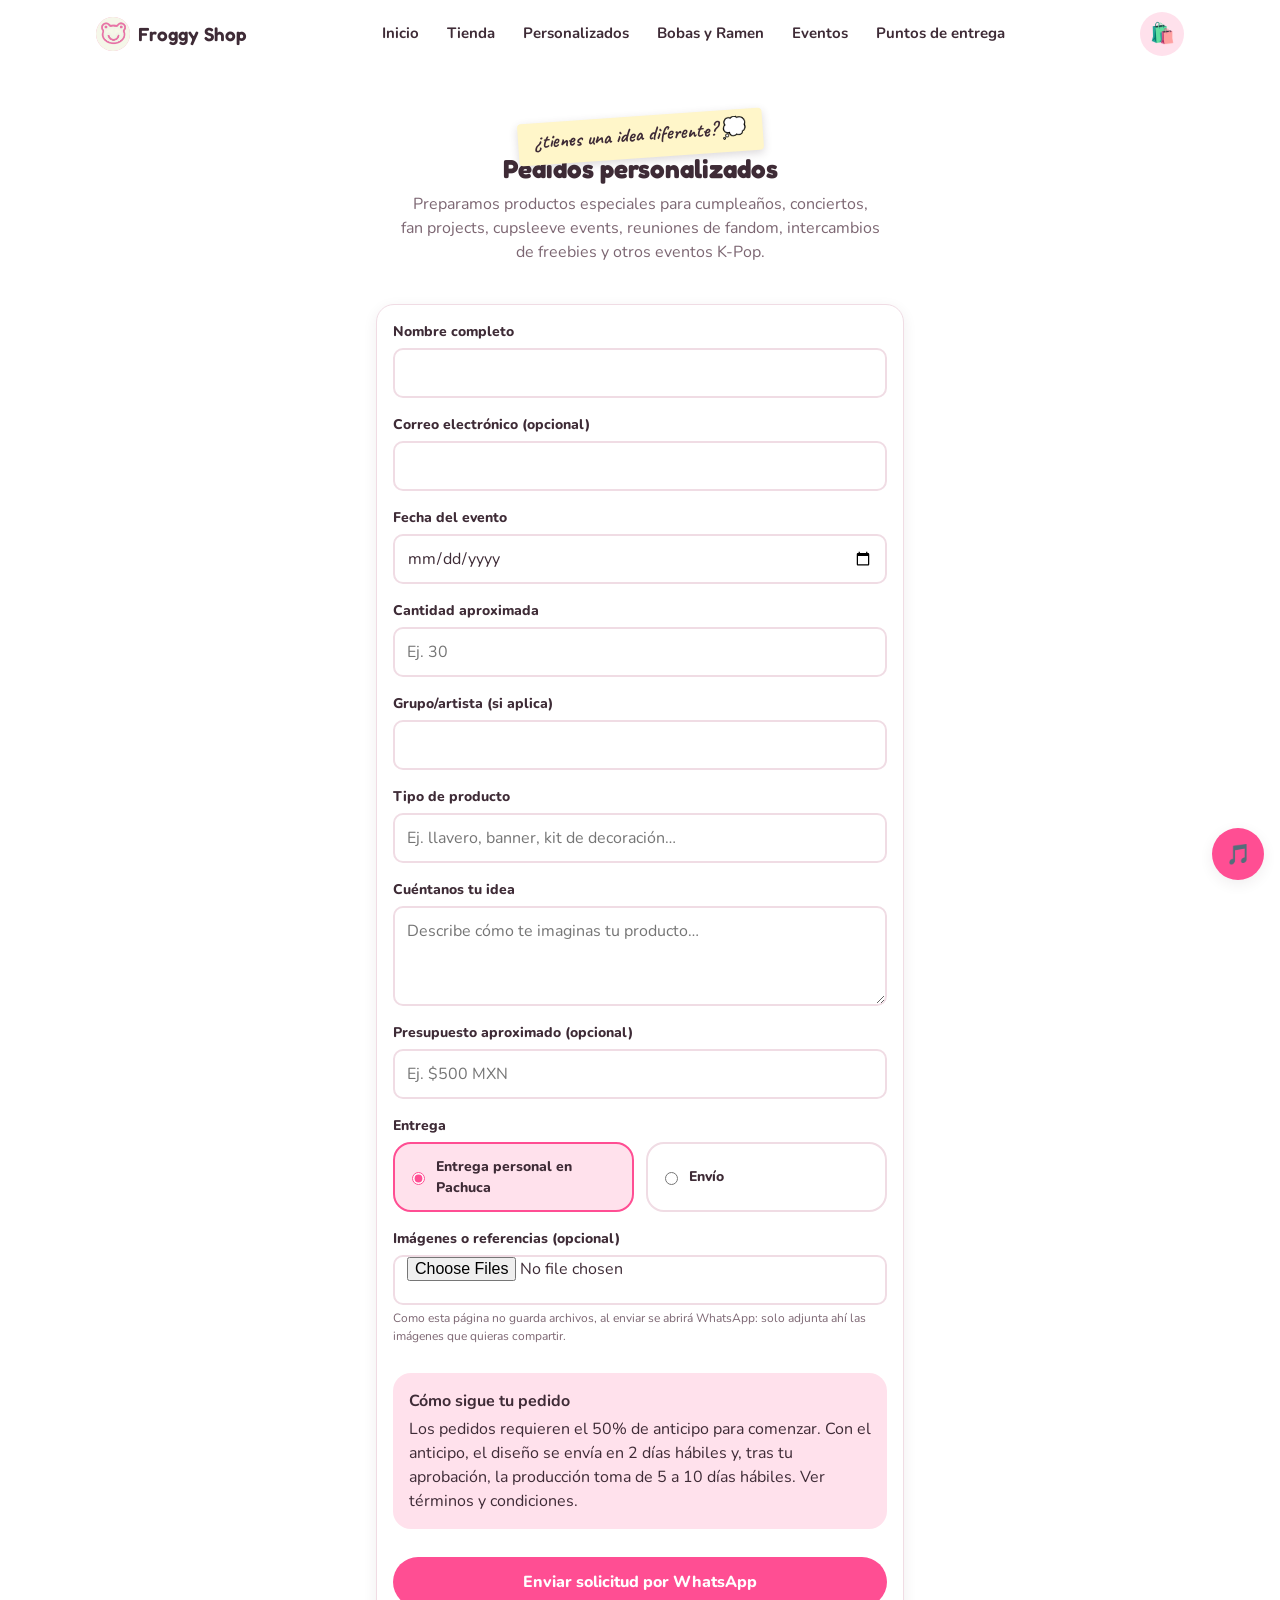
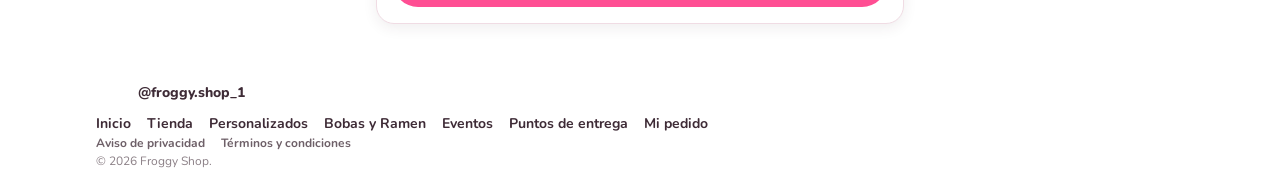
<file: personalizados.html>
<!DOCTYPE html>
<html lang="es">
<head>
<meta charset="UTF-8">
<meta name="viewport" content="width=device-width, initial-scale=1.0">
<title>Personalizados — Froggy Shop</title>
<meta name="description" content="¿Tienes una idea diferente? Froggy Shop crea productos personalizados para cumpleaños, conciertos, fan projects y eventos K-Pop.">
<link rel="icon" href="assets/logo-froggyshop.jpeg">
<link rel="stylesheet" href="css/styles.css">
</head>
<body>

<header id="site-header"></header>

<main>
  <section class="section" style="padding-bottom: var(--space-4);">
    <div class="container app-width">
      <div class="hero__sticker-wrap" style="justify-content:center;">
        <span class="sticker">¿tienes una idea diferente? 💭</span>
      </div>
      <div class="section-head">
        <h2>Pedidos personalizados</h2>
        <p>Preparamos productos especiales para cumpleaños, conciertos, fan projects, cupsleeve events, reuniones de fandom, intercambios de freebies y otros eventos K-Pop.</p>
      </div>
    </div>
  </section>

  <section class="section" style="padding-top:0;">
    <div class="container app-width">
      <form id="custom-form" class="card" novalidate>
        <div class="form-field">
          <label for="c-name">Nombre completo</label>
          <input type="text" id="c-name" required autocomplete="name">
          <span class="error" id="err-c-name" hidden>Escribe tu nombre.</span>
        </div>

        <div class="form-field">
          <label for="c-email">Correo electrónico (opcional)</label>
          <input type="email" id="c-email" autocomplete="email">
        </div>

        <div class="form-field">
          <label for="c-event-date">Fecha del evento</label>
          <input type="date" id="c-event-date">
        </div>

        <div class="form-field">
          <label for="c-qty">Cantidad aproximada</label>
          <input type="number" id="c-qty" min="1" placeholder="Ej. 30">
        </div>

        <div class="form-field">
          <label for="c-group">Grupo/artista (si aplica)</label>
          <input type="text" id="c-group">
        </div>

        <div class="form-field">
          <label for="c-type">Tipo de producto</label>
          <input type="text" id="c-type" placeholder="Ej. llavero, banner, kit de decoración…">
        </div>

        <div class="form-field">
          <label for="c-description">Cuéntanos tu idea</label>
          <textarea id="c-description" required placeholder="Describe cómo te imaginas tu producto…"></textarea>
          <span class="error" id="err-c-description" hidden>Cuéntanos brevemente tu idea.</span>
        </div>

        <div class="form-field">
          <label for="c-budget">Presupuesto aproximado (opcional)</label>
          <input type="text" id="c-budget" placeholder="Ej. $500 MXN">
        </div>

        <div class="form-field">
          <label>Entrega</label>
          <div class="radio-row" id="c-delivery-options">
            <label class="radio-card" data-value="personal">
              <input type="radio" name="c-delivery" value="personal" checked>
              Entrega personal en Pachuca
            </label>
            <label class="radio-card" data-value="envio">
              <input type="radio" name="c-delivery" value="envio">
              Envío
            </label>
          </div>
        </div>

        <div class="form-field">
          <label for="c-images">Imágenes o referencias (opcional)</label>
          <input type="file" id="c-images" accept="image/*" multiple>
          <p class="hint">Como esta página no guarda archivos, al enviar se abrirá WhatsApp: solo adjunta ahí las imágenes que quieras compartir.</p>
        </div>

        <div class="policy-callout" style="margin-top: var(--space-3);">
          <strong>Cómo sigue tu pedido</strong>
          Los pedidos requieren el 50% de anticipo para comenzar. Con el anticipo, el diseño se envía en 2 días hábiles y, tras tu aprobación, la producción toma de 5 a 10 días hábiles. Ver <a href="terminos.html">términos y condiciones</a>.
        </div>

        <button type="submit" class="btn btn--primary btn--block" style="margin-top: var(--space-3);">Enviar solicitud por WhatsApp</button>
      </form>
    </div>
  </section>
</main>

<footer id="site-footer"></footer>

<script src="js/config.js"></script>
<script src="js/products.js"></script>
<script src="js/events.js"></script>
<script src="js/delivery.js"></script>
<script src="js/cart.js"></script>
<script src="js/ui.js"></script>
<script src="js/orders.js"></script>
<script>
  document.addEventListener("DOMContentLoaded", () => {
    UI.renderHeader("personalizados");
    UI.renderFooter();

    document.querySelectorAll('input[name="c-delivery"]').forEach((r) =>
      r.addEventListener("change", updateDeliveryUI)
    );
    updateDeliveryUI();

    document.getElementById("custom-form").addEventListener("submit", handleSubmit);
  });

  function updateDeliveryUI() {
    const selected = document.querySelector('input[name="c-delivery"]:checked').value;
    document.querySelectorAll("#c-delivery-options .radio-card").forEach((card) => {
      card.classList.toggle("is-selected", card.dataset.value === selected);
    });
  }

  function toggleFieldError(inputId, errorId, show) {
    document.getElementById(inputId).classList.toggle("has-error", show);
    document.getElementById(errorId).hidden = !show;
  }

  function handleSubmit(e) {
    e.preventDefault();
    const name = document.getElementById("c-name").value.trim();
    const description = document.getElementById("c-description").value.trim();

    let valid = true;
    toggleFieldError("c-name", "err-c-name", name.length === 0);
    if (name.length === 0) valid = false;

    toggleFieldError("c-description", "err-c-description", description.length === 0);
    if (description.length === 0) valid = false;

    if (!valid) return;

    const email = document.getElementById("c-email").value.trim();
    const eventDate = document.getElementById("c-event-date").value;
    const qty = document.getElementById("c-qty").value;
    const group = document.getElementById("c-group").value.trim();
    const type = document.getElementById("c-type").value.trim();
    const budget = document.getElementById("c-budget").value.trim();
    const delivery = document.querySelector('input[name="c-delivery"]:checked').value;

    const lines = [];
    lines.push("Hola Froggy Shop, quiero platicarles sobre una idea personalizada.");
    lines.push("");
    lines.push(`Nombre: ${name}`);
    if (email) lines.push(`Correo: ${email}`);
    if (eventDate) lines.push(`Fecha del evento: ${eventDate}`);
    if (qty) lines.push(`Cantidad aproximada: ${qty}`);
    if (group) lines.push(`Grupo/artista: ${group}`);
    if (type) lines.push(`Tipo de producto: ${type}`);
    lines.push(`Idea: ${description}`);
    if (budget) lines.push(`Presupuesto aproximado: ${budget}`);
    lines.push(`Entrega: ${delivery === "personal" ? `Entrega personal en ${FROGGY_CONFIG.localDeliveryCity}` : "Envío"}`);
    lines.push("");
    lines.push("Voy a adjuntar mis imágenes de referencia aquí en el chat.");

    const message = lines.join("\n");
    window.open(OrdersAPI.whatsappUrl(message), "_blank");
  }
</script>
</body>
</html>
</file>
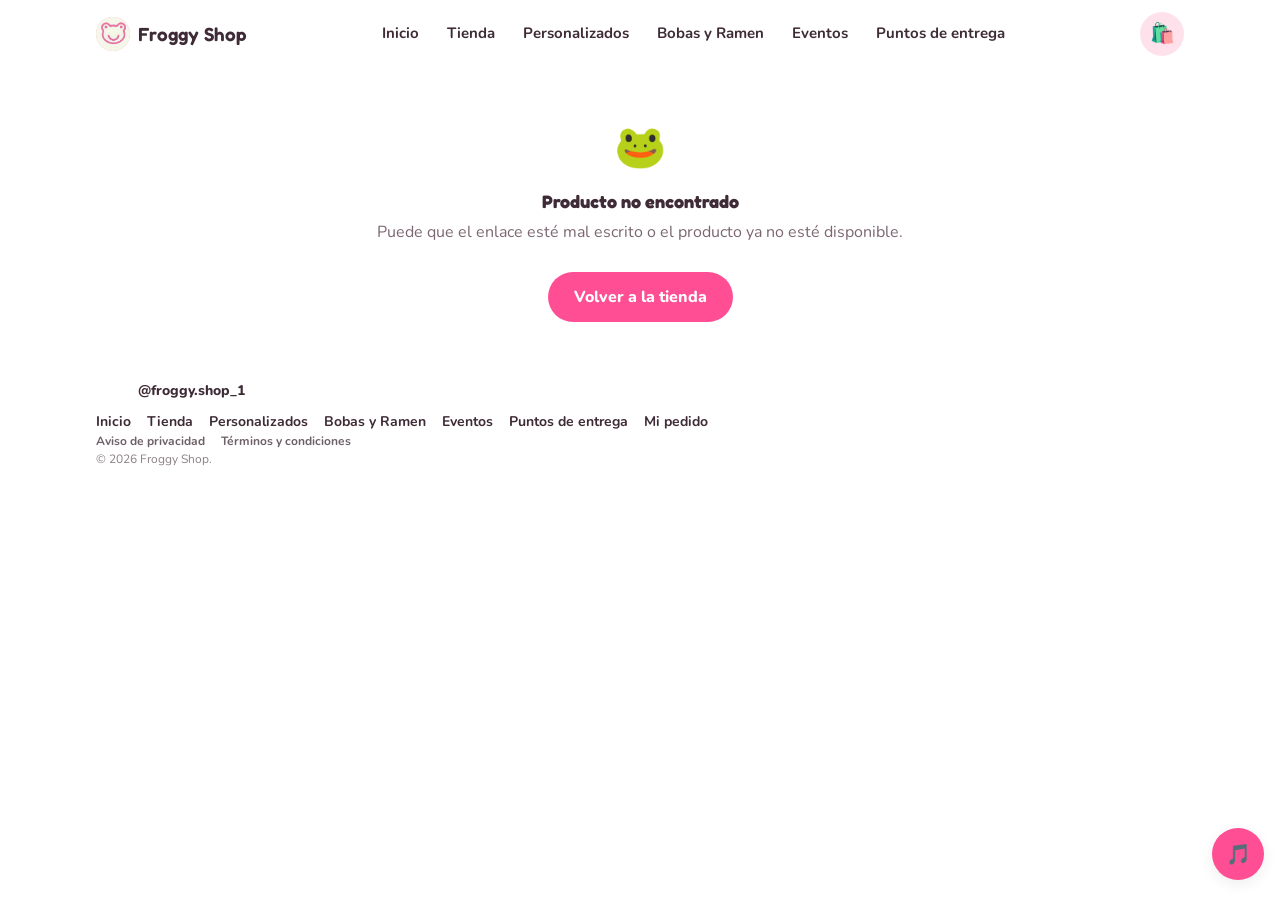
<file: producto.html>
<!DOCTYPE html>
<html lang="es">
<head>
<meta charset="UTF-8">
<meta name="viewport" content="width=device-width, initial-scale=1.0">
<title>Producto — Froggy Shop</title>
<link rel="icon" href="assets/logo-froggyshop.jpeg">
<link rel="stylesheet" href="css/styles.css">
</head>
<body>

<header id="site-header"></header>

<main id="product-main">
  <div class="loading-state">Cargando producto…</div>
</main>

<footer id="site-footer"></footer>

<script src="js/config.js"></script>
<script src="js/products.js"></script>
<script src="js/events.js"></script>
<script src="js/delivery.js"></script>
<script src="js/cart.js"></script>
<script src="js/ui.js"></script>
<script>
  function getParam(name) {
    return new URLSearchParams(window.location.search).get(name);
  }

  document.addEventListener("DOMContentLoaded", () => {
    UI.renderHeader("tienda");
    UI.renderFooter();

    const id = getParam("id");
    const product = id ? ProductsAPI.byId(id) : null;
    const main = document.getElementById("product-main");

    if (!product) {
      main.innerHTML = `
        <div class="empty-state">
          <span class="empty-state__icon">🐸</span>
          <h3>Producto no encontrado</h3>
          <p>Puede que el enlace esté mal escrito o el producto ya no esté disponible.</p>
          <a href="tienda.html" class="btn btn--primary" style="margin-top: var(--space-4); display:inline-flex;">Volver a la tienda</a>
        </div>`;
      return;
    }

    document.title = `${product.name} — Froggy Shop`;

    main.innerHTML = `
      <section class="section" style="padding-bottom: var(--space-4);">
        <div class="container app-width">
          <div class="hero__media" style="max-width:none; margin-bottom: var(--space-5);">
            ${UI.productMediaHtml(product)}
          </div>

          <span class="eyebrow">${ProductsAPI.categoryLabel(product.category)}</span>
          <h1 style="font-size:24px;">${product.name}</h1>
          ${product.group ? `<p class="product-card__min">Grupo/artista: ${product.group}${product.member ? " · " + product.member : ""}</p>` : ""}
          <p>${product.description}</p>

          <div class="card" style="margin: var(--space-4) 0;">
            <div class="summary-row summary-row--total" style="border-top:none; padding-top:0;">
              <span>Precio</span>
              <span>${product.requiresQuote ? "Sujeto a cotización" : UI.formatMoney(product.price) + " / " + product.unit}</span>
            </div>
            <p class="summary-note" style="margin-top: var(--space-3);">${FROGGY_CONFIG.priceDisclaimer}</p>
          </div>

          ${product.options && product.options.length > 0 ? `
          <div class="form-field">
            <label for="opt-select">Opción</label>
            <select id="opt-select">
              ${product.options.map((o) => `<option value="${o}">${o}</option>`).join("")}
            </select>
          </div>` : ""}

          <div class="form-field">
            <label for="qty-value">Cantidad</label>
            <div class="qty-control">
              <button class="qty-btn" id="qty-minus" aria-label="Disminuir cantidad">−</button>
              <span class="qty-value" id="qty-value">${product.minOrder}</span>
              <button class="qty-btn" id="qty-plus" aria-label="Aumentar cantidad">+</button>
            </div>
            <p class="hint">Pedido mínimo: ${product.minOrder} ${product.unit}${product.minOrder > 1 ? "s" : ""}</p>
          </div>

          <div class="card" style="background: var(--mint); border:none;">
            <div class="summary-row summary-row--total" style="border-top:none; padding-top:0;">
              <span>Subtotal estimado</span>
              <span id="subtotal-value">${product.requiresQuote ? "Cotización" : UI.formatMoney(product.price * product.minOrder)}</span>
            </div>
          </div>
        </div>
      </section>

      <div class="sticky-cta">
        <div class="container app-width" style="display:flex; gap: var(--space-3);">
          <button class="btn btn--primary btn--block" id="add-to-cart">Agregar a Mi pedido</button>
        </div>
      </div>
    `;

    let qty = product.minOrder;
    const qtyEl = document.getElementById("qty-value");
    const subtotalEl = document.getElementById("subtotal-value");
    const step = 1;

    function updateSubtotal() {
      qtyEl.textContent = qty;
      if (!product.requiresQuote) {
        subtotalEl.textContent = UI.formatMoney(product.price * qty);
      }
    }

    document.getElementById("qty-minus").addEventListener("click", () => {
      qty = Math.max(product.minOrder, qty - step);
      updateSubtotal();
    });
    document.getElementById("qty-plus").addEventListener("click", () => {
      qty = qty + step;
      updateSubtotal();
    });

    document.getElementById("add-to-cart").addEventListener("click", () => {
      const optSelect = document.getElementById("opt-select");
      const option = optSelect ? optSelect.value : "";
      CartAPI.add(product, qty, option);
      const btn = document.getElementById("add-to-cart");
      btn.textContent = "¡Agregado! Ver Mi pedido →";
      btn.classList.remove("btn--primary");
      btn.classList.add("btn--whatsapp");
      btn.onclick = () => (window.location.href = "pedido.html");
    });
  });
</script>
</body>
</html>
</file>
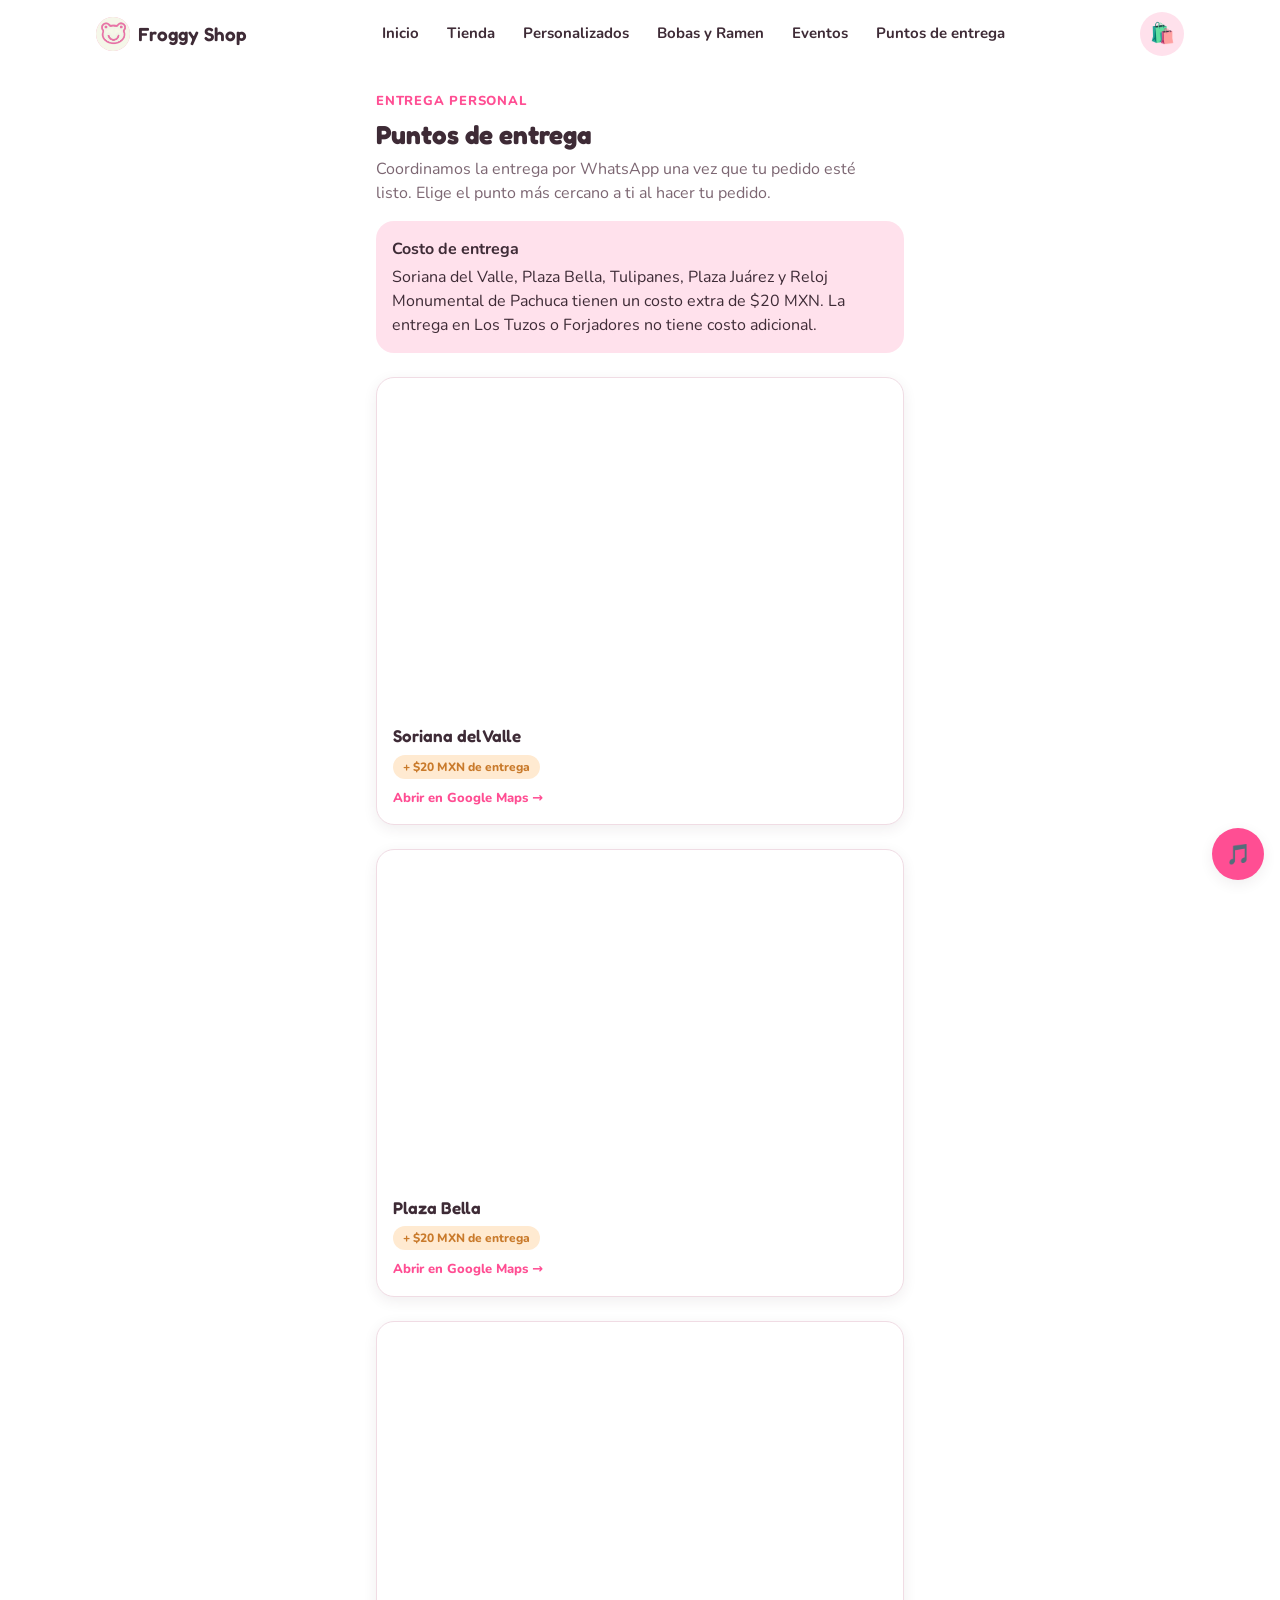
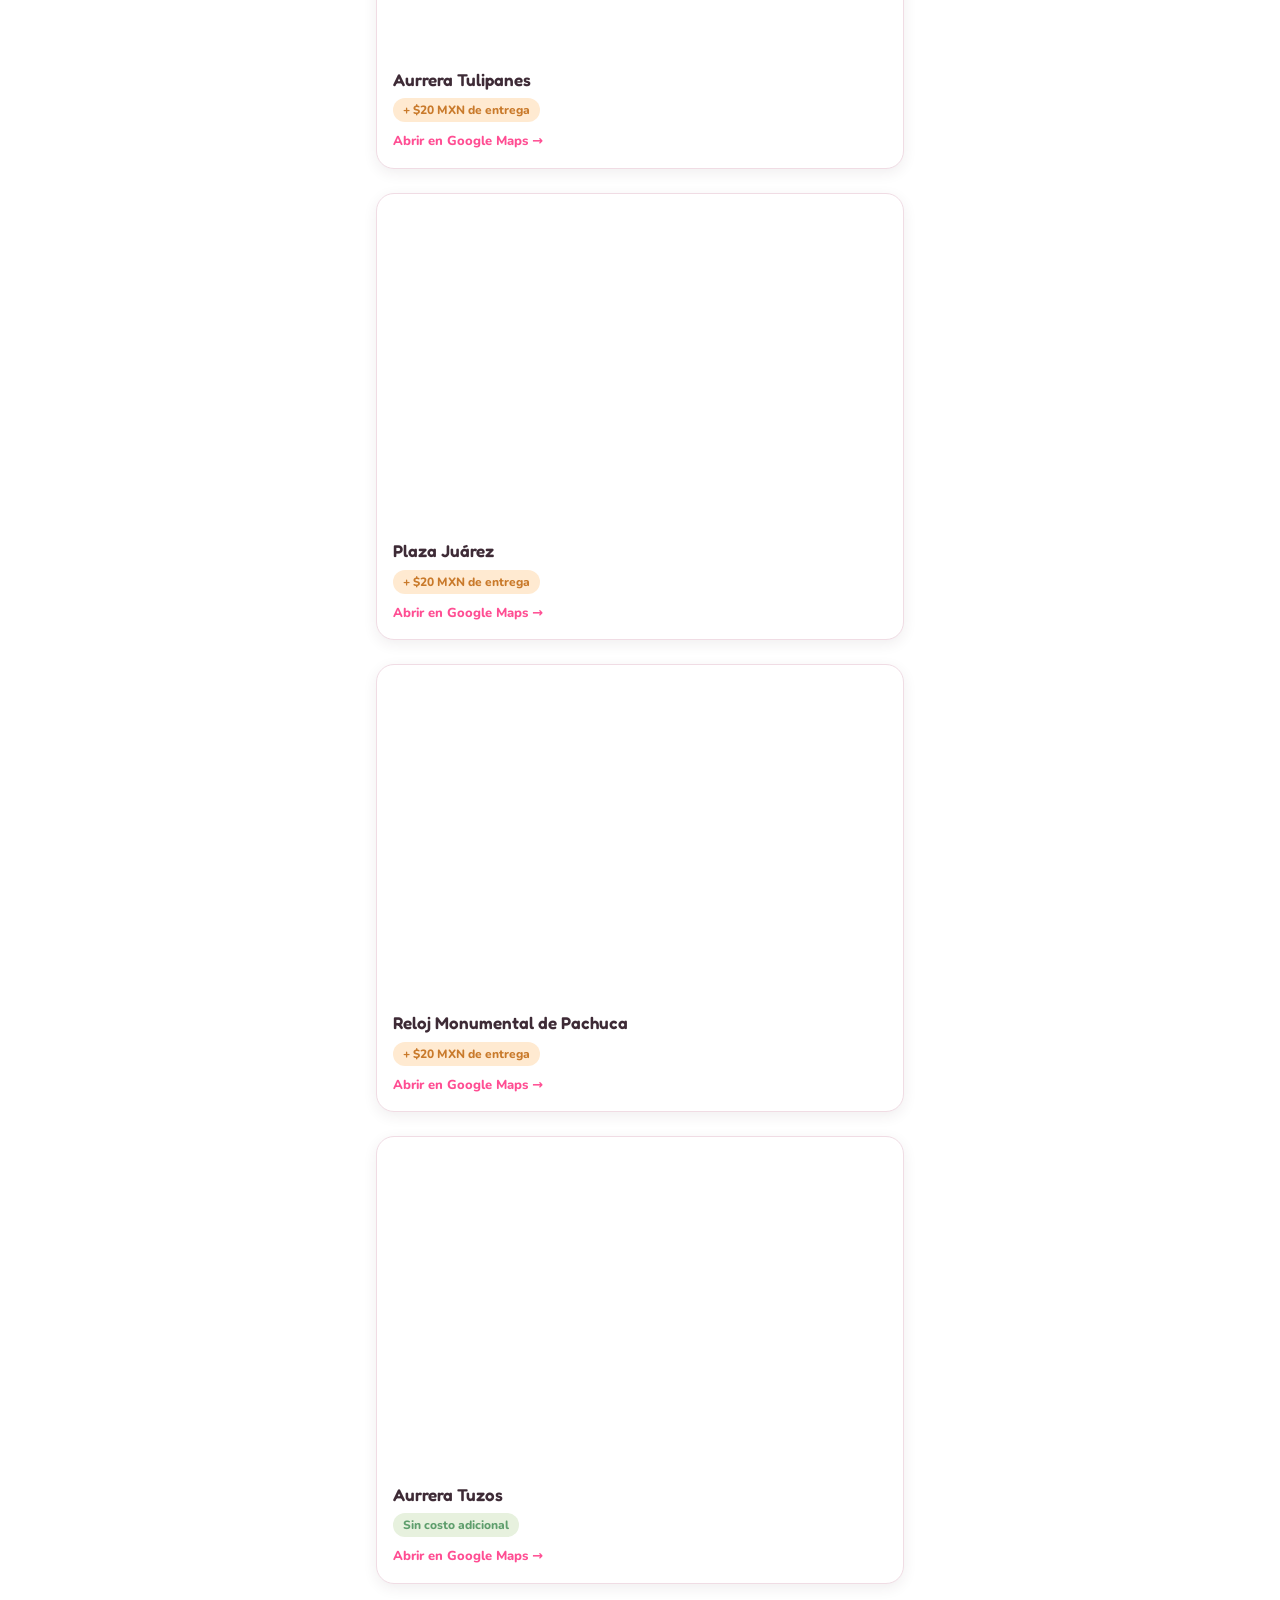
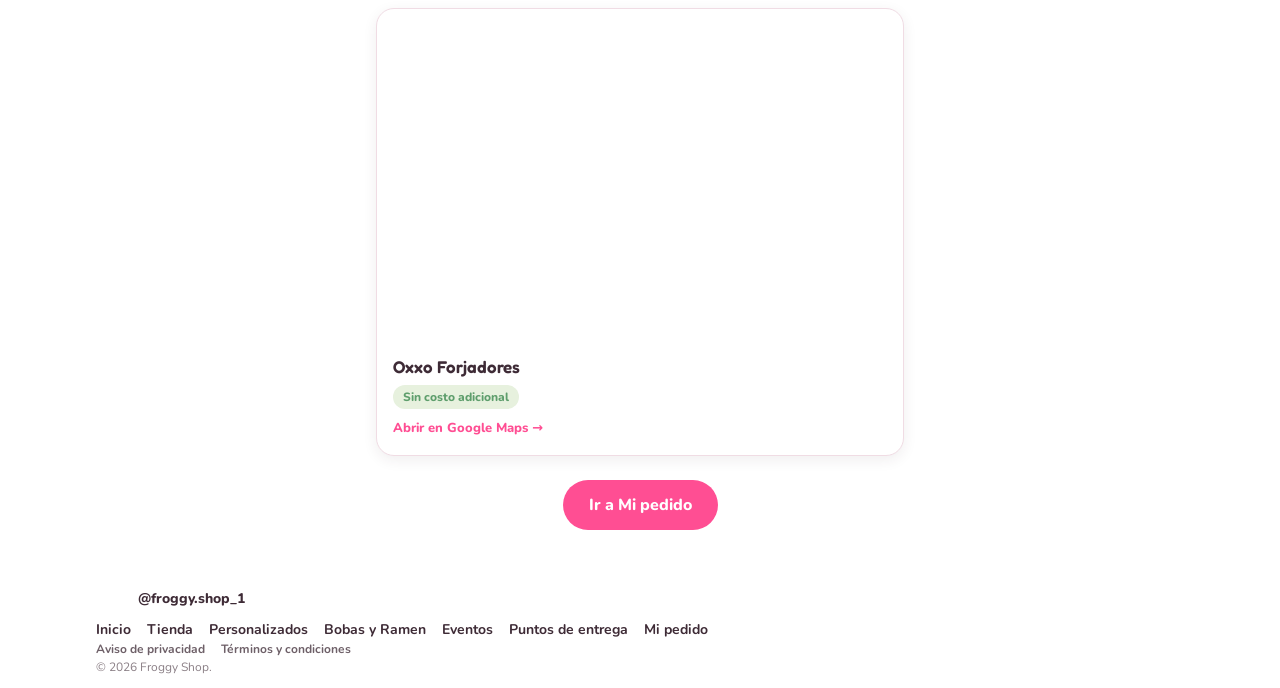
<file: puntos-entrega.html>
<!DOCTYPE html>
<html lang="es">
<head>
<meta charset="UTF-8">
<meta name="viewport" content="width=device-width, initial-scale=1.0">
<title>Puntos de entrega — Froggy Shop</title>
<meta name="description" content="Lugares disponibles para entrega personal de tu pedido de Froggy Shop en Pachuca y Mineral de la Reforma.">
<link rel="icon" href="assets/logo-froggyshop.jpeg">
<link rel="stylesheet" href="css/styles.css">
</head>
<body>

<header id="site-header"></header>

<main class="container app-width" style="padding-top: var(--space-5); padding-bottom: var(--space-7);">
  <div class="section-head" style="text-align:left; margin: 0 0 var(--space-3);">
    <span class="eyebrow">Entrega personal</span>
    <h2>Puntos de entrega</h2>
    <p>Coordinamos la entrega por WhatsApp una vez que tu pedido esté listo. Elige el punto más cercano a ti al hacer tu pedido.</p>
  </div>

  <div class="policy-callout">
    <strong>Costo de entrega</strong>
    Soriana del Valle, Plaza Bella, Tulipanes, Plaza Juárez y Reloj Monumental de Pachuca tienen un costo extra de $20 MXN. La entrega en Los Tuzos o Forjadores no tiene costo adicional.
  </div>

  <div id="points-list" style="margin-top: var(--space-5);"></div>

  <div style="text-align:center; margin-top: var(--space-5);">
    <a href="pedido.html" class="btn btn--primary">Ir a Mi pedido</a>
  </div>
</main>

<footer id="site-footer"></footer>

<script src="js/config.js"></script>
<script src="js/products.js"></script>
<script src="js/events.js"></script>
<script src="js/delivery.js"></script>
<script src="js/cart.js"></script>
<script src="js/ui.js"></script>
<script>
  document.addEventListener("DOMContentLoaded", () => {
    UI.renderHeader("puntos-entrega");
    UI.renderFooter();

    document.getElementById("points-list").innerHTML = DELIVERY_POINTS.map(
      (p) => `
      <div class="delivery-point-card">
        <div class="map-embed">
          <iframe src="${DeliveryAPI.mapEmbedUrl(p.mapQuery)}" loading="lazy" title="Mapa de ${p.label}" referrerpolicy="no-referrer-when-downgrade"></iframe>
        </div>
        <div class="delivery-point-card__body">
          <span class="delivery-point-card__name">${p.label}</span>
          ${p.extraCost > 0
            ? `<span class="cost-badge cost-badge--extra">+ ${UI.formatMoney(p.extraCost)} de entrega</span>`
            : `<span class="cost-badge cost-badge--free">Sin costo adicional</span>`}
          <a href="${DeliveryAPI.mapLinkUrl(p.mapQuery)}" target="_blank" rel="noopener" style="font-size:13px; font-weight:800; color:var(--pink-strong); margin-top:4px;">Abrir en Google Maps →</a>
        </div>
      </div>`
    ).join("");
  });
</script>
</body>
</html>
</file>
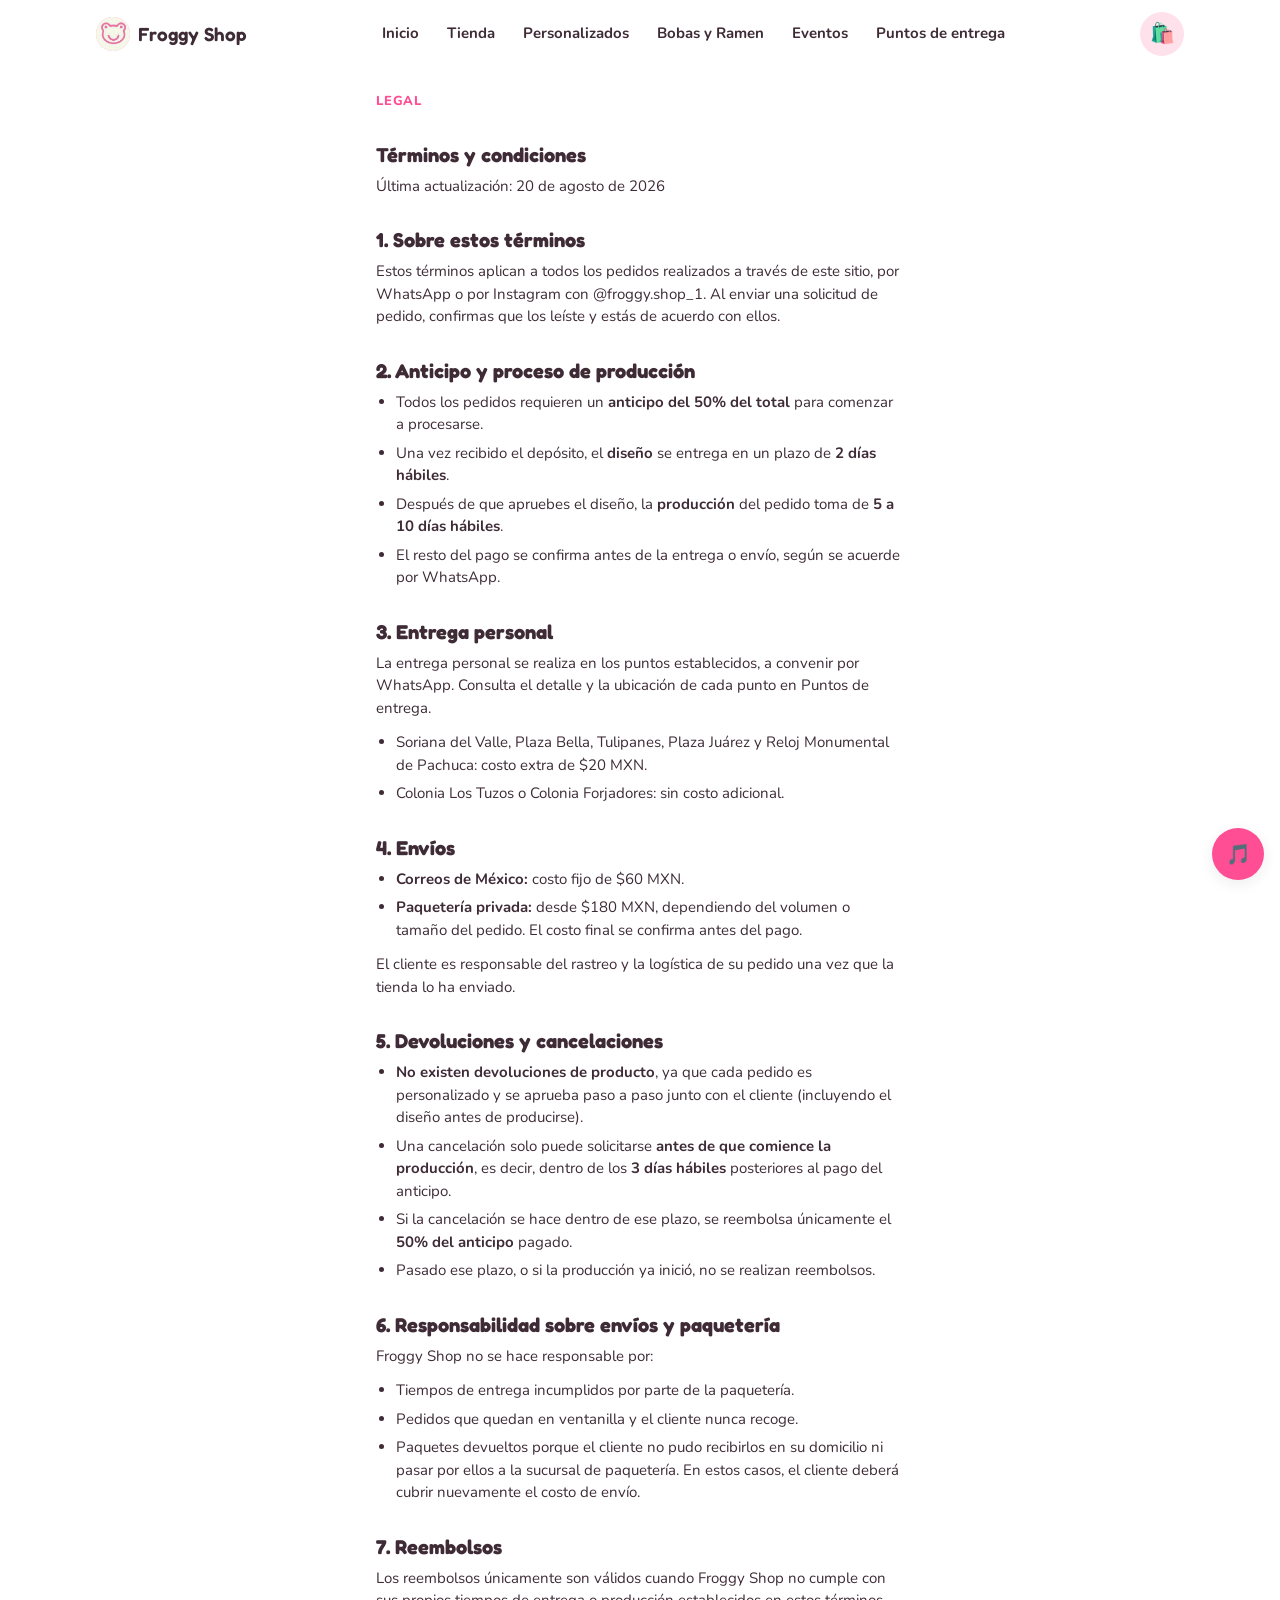
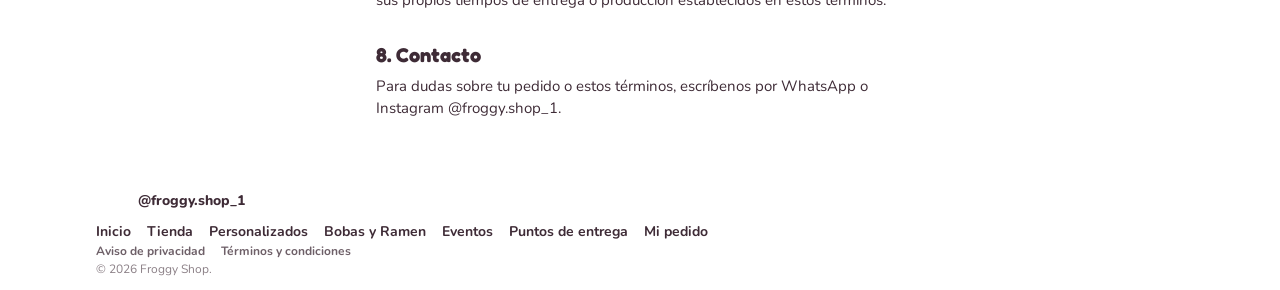
<file: terminos.html>
<!DOCTYPE html>
<html lang="es">
<head>
<meta charset="UTF-8">
<meta name="viewport" content="width=device-width, initial-scale=1.0">
<title>Términos y condiciones — Froggy Shop</title>
<meta name="description" content="Términos y condiciones de compra, entrega, cancelación y devoluciones de Froggy Shop.">
<link rel="icon" href="assets/logo-froggyshop.jpeg">
<link rel="stylesheet" href="css/styles.css">
</head>
<body>

<header id="site-header"></header>

<main class="container app-width legal-content" style="padding-top: var(--space-5); padding-bottom: var(--space-7);">
  <span class="eyebrow">Legal</span>
  <h2>Términos y condiciones</h2>
  <p class="legal-updated" id="legal-updated"></p>

  <h2>1. Sobre estos términos</h2>
  <p>Estos términos aplican a todos los pedidos realizados a través de este sitio, por WhatsApp o por Instagram con <span id="ig-handle"></span>. Al enviar una solicitud de pedido, confirmas que los leíste y estás de acuerdo con ellos.</p>

  <h2>2. Anticipo y proceso de producción</h2>
  <ul>
    <li>Todos los pedidos requieren un <strong>anticipo del 50% del total</strong> para comenzar a procesarse.</li>
    <li>Una vez recibido el depósito, el <strong>diseño</strong> se entrega en un plazo de <strong>2 días hábiles</strong>.</li>
    <li>Después de que apruebes el diseño, la <strong>producción</strong> del pedido toma de <strong>5 a 10 días hábiles</strong>.</li>
    <li>El resto del pago se confirma antes de la entrega o envío, según se acuerde por WhatsApp.</li>
  </ul>

  <h2>3. Entrega personal</h2>
  <p>La entrega personal se realiza en los puntos establecidos, a convenir por WhatsApp. Consulta el detalle y la ubicación de cada punto en <a href="puntos-entrega.html">Puntos de entrega</a>.</p>
  <ul>
    <li>Soriana del Valle, Plaza Bella, Tulipanes, Plaza Juárez y Reloj Monumental de Pachuca: costo extra de $20 MXN.</li>
    <li>Colonia Los Tuzos o Colonia Forjadores: sin costo adicional.</li>
  </ul>

  <h2>4. Envíos</h2>
  <ul>
    <li><strong>Correos de México:</strong> costo fijo de $60 MXN.</li>
    <li><strong>Paquetería privada:</strong> desde $180 MXN, dependiendo del volumen o tamaño del pedido. El costo final se confirma antes del pago.</li>
  </ul>
  <p>El cliente es responsable del rastreo y la logística de su pedido una vez que la tienda lo ha enviado.</p>

  <h2>5. Devoluciones y cancelaciones</h2>
  <ul>
    <li><strong>No existen devoluciones de producto</strong>, ya que cada pedido es personalizado y se aprueba paso a paso junto con el cliente (incluyendo el diseño antes de producirse).</li>
    <li>Una cancelación solo puede solicitarse <strong>antes de que comience la producción</strong>, es decir, dentro de los <strong>3 días hábiles</strong> posteriores al pago del anticipo.</li>
    <li>Si la cancelación se hace dentro de ese plazo, se reembolsa únicamente el <strong>50% del anticipo</strong> pagado.</li>
    <li>Pasado ese plazo, o si la producción ya inició, no se realizan reembolsos.</li>
  </ul>

  <h2>6. Responsabilidad sobre envíos y paquetería</h2>
  <p>Froggy Shop no se hace responsable por:</p>
  <ul>
    <li>Tiempos de entrega incumplidos por parte de la paquetería.</li>
    <li>Pedidos que quedan en ventanilla y el cliente nunca recoge.</li>
    <li>Paquetes devueltos porque el cliente no pudo recibirlos en su domicilio ni pasar por ellos a la sucursal de paquetería. En estos casos, el cliente deberá cubrir nuevamente el costo de envío.</li>
  </ul>

  <h2>7. Reembolsos</h2>
  <p>Los reembolsos únicamente son válidos cuando Froggy Shop no cumple con sus propios tiempos de entrega o producción establecidos en estos términos.</p>

  <h2>8. Contacto</h2>
  <p>Para dudas sobre tu pedido o estos términos, escríbenos por WhatsApp o Instagram <span id="ig-handle-2"></span>.</p>
</main>

<footer id="site-footer"></footer>

<script src="js/config.js"></script>
<script src="js/products.js"></script>
<script src="js/events.js"></script>
<script src="js/delivery.js"></script>
<script src="js/cart.js"></script>
<script src="js/ui.js"></script>
<script>
  document.addEventListener("DOMContentLoaded", () => {
    UI.renderHeader("terminos");
    UI.renderFooter();
    document.getElementById("legal-updated").textContent = `Última actualización: ${FROGGY_CONFIG.legal.lastUpdated}`;
    document.getElementById("ig-handle").textContent = FROGGY_CONFIG.instagramHandle;
    document.getElementById("ig-handle-2").textContent = FROGGY_CONFIG.instagramHandle;
  });
</script>
</body>
</html>
</file>
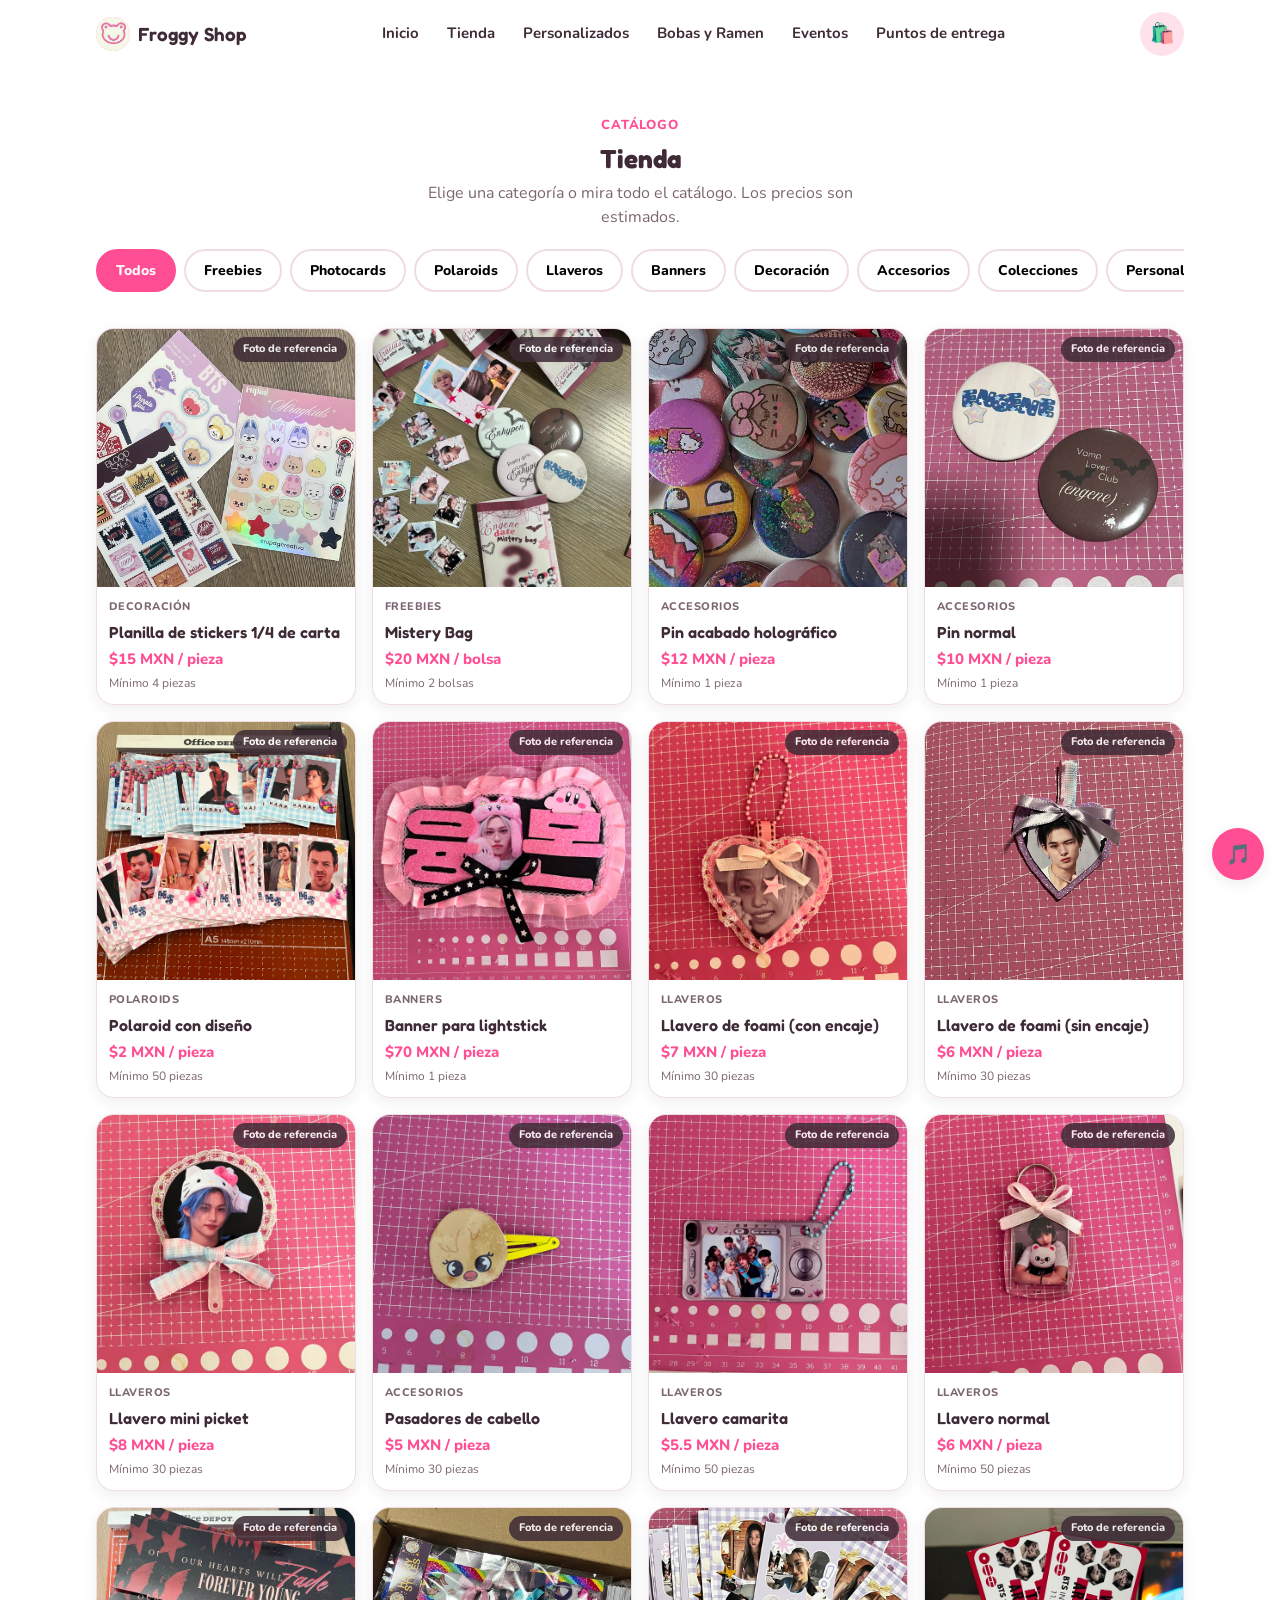
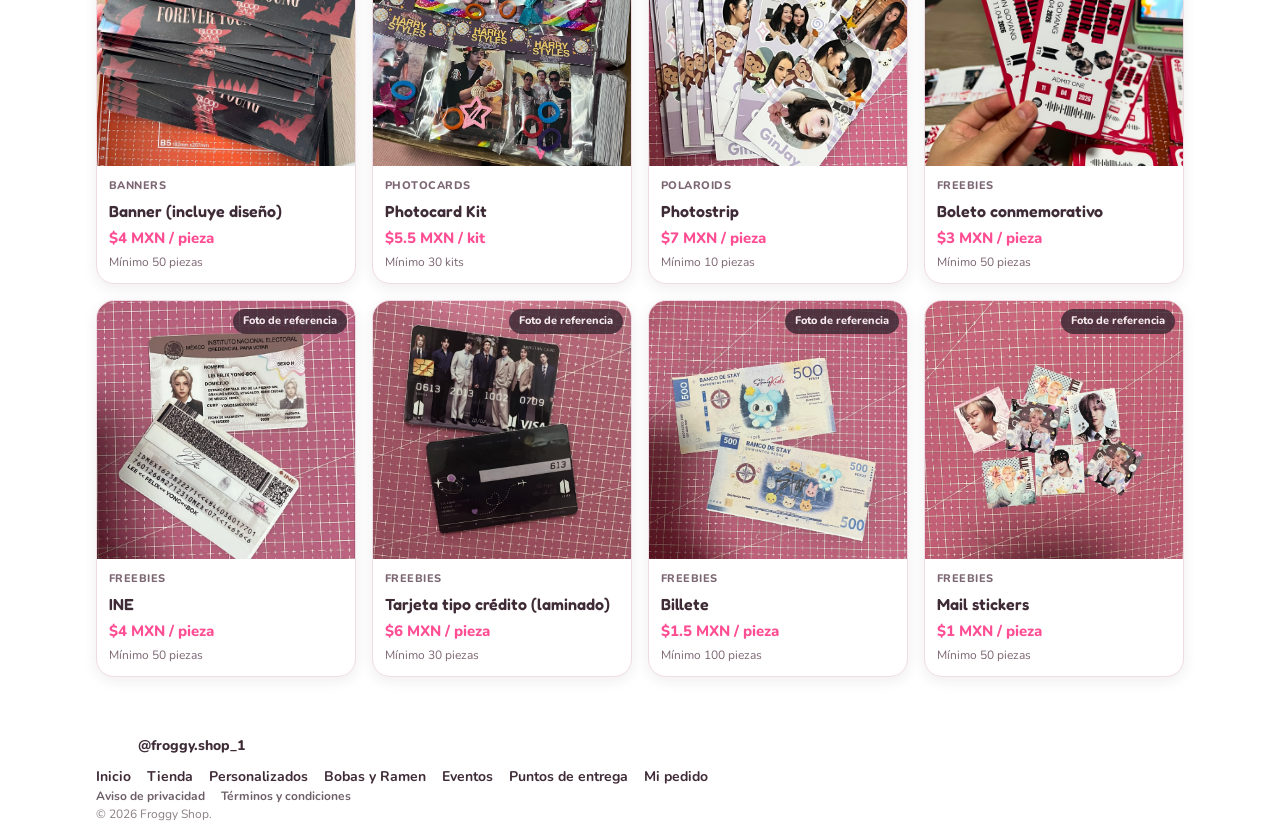
<file: tienda.html>
<!DOCTYPE html>
<html lang="es">
<head>
<meta charset="UTF-8">
<meta name="viewport" content="width=device-width, initial-scale=1.0">
<title>Tienda — Froggy Shop</title>
<meta name="description" content="Explora el catálogo de Froggy Shop: freebies, photocards, polaroids, llaveros, banners y más.">
<link rel="icon" href="assets/logo-froggyshop.jpeg">
<link rel="stylesheet" href="css/styles.css">
</head>
<body>

<header id="site-header"></header>

<main>
  <section class="section" style="padding-bottom: var(--space-3);">
    <div class="container">
      <div class="section-head" style="margin-bottom: var(--space-4);">
        <span class="eyebrow">Catálogo</span>
        <h2>Tienda</h2>
        <p>Elige una categoría o mira todo el catálogo. Los precios son estimados.</p>
      </div>
      <div class="chip-row" id="filter-chips" role="list" aria-label="Filtrar por categoría"></div>
    </div>
  </section>

  <section class="section" style="padding-top: var(--space-4);">
    <div class="container">
      <div id="shop-grid" class="product-grid" role="list" aria-label="Resultados de la tienda"></div>
      <div id="shop-empty" style="display:none;"></div>
    </div>
  </section>
</main>

<footer id="site-footer"></footer>

<script src="js/config.js"></script>
<script src="js/products.js"></script>
<script src="js/events.js"></script>
<script src="js/delivery.js"></script>
<script src="js/cart.js"></script>
<script src="js/ui.js"></script>
<script>
  function getParam(name) {
    return new URLSearchParams(window.location.search).get(name);
  }

  function renderProductCard(p) {
    return `
      <a class="product-card" href="producto.html?id=${p.id}" role="listitem">
        <div class="product-card__media">
          ${UI.productMediaHtml(p)}
        </div>
        <div class="product-card__body">
          <span class="product-card__cat">${ProductsAPI.categoryLabel(p.category)}</span>
          <span class="product-card__name">${p.name}</span>
          <span class="product-card__price">${p.requiresQuote ? "Cotización" : UI.formatMoney(p.price) + " / " + p.unit}</span>
          <span class="product-card__min">Mínimo ${p.minOrder} ${p.unit}${p.minOrder > 1 ? "s" : ""}</span>
        </div>
      </a>`;
  }

  function renderGrid(catId) {
    const grid = document.getElementById("shop-grid");
    const empty = document.getElementById("shop-empty");
    const items = ProductsAPI.byCategory(catId);

    if (items.length === 0) {
      grid.style.display = "none";
      empty.style.display = "block";
      empty.innerHTML = `
        <div class="empty-state">
          <span class="empty-state__icon">🐸</span>
          <h3>No hay productos en esta categoría todavía</h3>
          <p>Prueba otra categoría o escríbenos por WhatsApp, seguro tenemos algo para ti.</p>
        </div>`;
    } else {
      grid.style.display = "grid";
      empty.style.display = "none";
      grid.innerHTML = items.map(renderProductCard).join("");
    }
  }

  function renderChips(activeCat) {
    const row = document.getElementById("filter-chips");
    const all = [{ id: "todos", label: "Todos" }, ...CATEGORIES];
    row.innerHTML = all
      .map(
        (c) =>
          `<button class="chip ${c.id === activeCat ? "is-active" : ""}" data-cat="${c.id}" role="listitem" aria-pressed="${c.id === activeCat}">${c.label}</button>`
      )
      .join("");
    row.querySelectorAll(".chip").forEach((btn) => {
      btn.addEventListener("click", () => {
        const cat = btn.dataset.cat;
        const url = new URL(window.location);
        if (cat === "todos") url.searchParams.delete("cat");
        else url.searchParams.set("cat", cat);
        window.history.replaceState({}, "", url);
        renderChips(cat);
        renderGrid(cat);
      });
    });
  }

  document.addEventListener("DOMContentLoaded", () => {
    UI.renderHeader("tienda");
    UI.renderFooter();
    const initialCat = getParam("cat") || "todos";
    renderChips(initialCat);
    renderGrid(initialCat);
  });
</script>
</body>
</html>
</file>
<file: css/styles.css>
/* =========================================================
   FROGGY SHOP — SISTEMA DE DISEÑO
   Kawaii + boutique + K-Pop + limpio + moderno
   Mobile-first (320 / 360 / 390 / 430 → tablet → desktop)
   ========================================================= */

@import url('https://fonts.googleapis.com/css2?family=Fredoka:wght@500;600;700&family=Nunito:wght@400;600;700;800&family=Caveat:wght@600;700&display=swap');

:root{
  /* ---- Paleta (rosa dominante, verde-crema secundario) ---- */
  --pink-soft:   #FFE1EC;
  --pink:        #FF9FC4;
  --pink-strong: #FF4E93;
  --cream:       #FBF8EC;
  --mint:        #E7F1DE;
  --white:       #FFFFFF;
  --ink:         #3E2B36;
  --ink-soft:    #7C6672;
  --line:        #F0DCE4;
  --success:     #5E9E6C;
  --warn:        #C97A2B;

  /* ---- Tipografía ---- */
  --font-display: 'Fredoka', system-ui, sans-serif;
  --font-body:    'Nunito', system-ui, sans-serif;
  --font-note:    'Caveat', cursive;

  /* ---- Espaciado ---- */
  --space-1: 4px;
  --space-2: 8px;
  --space-3: 12px;
  --space-4: 16px;
  --space-5: 24px;
  --space-6: 32px;
  --space-7: 48px;
  --space-8: 64px;

  /* ---- Forma ---- */
  --radius-s: 10px;
  --radius-m: 18px;
  --radius-l: 28px;
  --radius-pill: 999px;

  /* ---- Sombra suave (evitar sombras pesadas) ---- */
  --shadow-card: 0 4px 14px rgba(62, 43, 54, 0.08);
  --shadow-sticker: 0 3px 8px rgba(62, 43, 54, 0.18);

  --max-content: 480px; /* ancho "de app" centrado en pantallas grandes para lo mobile-first */
  --max-wide: 1120px;
}

*{ box-sizing: border-box; }
html{ -webkit-text-size-adjust: 100%; }
body{
  margin: 0;
  font-family: var(--font-body);
  color: var(--ink);
  background: var(--white);
  line-height: 1.5;
  overflow-x: hidden;
  -webkit-font-smoothing: antialiased;
}
img{ max-width: 100%; display: block; }
a{ color: inherit; text-decoration: none; }
button{ font-family: inherit; }
h1,h2,h3{ font-family: var(--font-display); margin: 0 0 var(--space-2); line-height: 1.15; }
p{ margin: 0 0 var(--space-3); }
ul{ margin: 0; padding: 0; list-style: none; }

/* Foco visible siempre (accesibilidad) */
:focus-visible{
  outline: 3px solid var(--pink-strong);
  outline-offset: 2px;
  border-radius: 4px;
}

@media (prefers-reduced-motion: reduce){
  *{ animation-duration: 0.001ms !important; transition-duration: 0.001ms !important; }
}

/* ---------- Utilidades de layout ---------- */
.container{
  width: 100%;
  max-width: var(--max-wide);
  margin: 0 auto;
  padding: 0 var(--space-4);
}
.app-width{
  width: 100%;
  max-width: 560px;
  margin: 0 auto;
}
.section{
  padding: var(--space-7) var(--space-4);
}
.section--cream{ background: var(--cream); }
.section--mint{ background: var(--mint); }
.section--pink{ background: var(--pink-soft); }
.eyebrow{
  font-family: var(--font-body);
  font-weight: 800;
  font-size: 13px;
  letter-spacing: .06em;
  text-transform: uppercase;
  color: var(--pink-strong);
  margin-bottom: var(--space-2);
  display: block;
}
.section-head{
  text-align: center;
  max-width: 480px;
  margin: 0 auto var(--space-5);
}
.section-head h2{ font-size: 26px; }
.section-head p{ color: var(--ink-soft); margin-bottom: 0; }

/* ---------- Header ---------- */
.site-header{
  position: sticky;
  top: 0;
  z-index: 50;
  background: rgba(255,255,255,0.94);
  backdrop-filter: blur(6px);
  border-bottom: 1px solid var(--line);
}
.site-header__bar{
  max-width: var(--max-wide);
  margin: 0 auto;
  display: flex;
  align-items: center;
  justify-content: space-between;
  padding: var(--space-3) var(--space-4);
  gap: var(--space-3);
}
.brand{
  display: flex;
  align-items: center;
  gap: var(--space-2);
  font-family: var(--font-display);
  font-weight: 600;
  font-size: 19px;
  color: var(--ink);
}
.brand__mark{
  width: 34px; height: 34px;
  border-radius: var(--radius-pill);
  background: var(--pink);
  display: flex; align-items: center; justify-content: center;
  font-size: 18px;
  flex-shrink: 0;
}
.header-actions{ display: flex; align-items: center; gap: var(--space-2); }
.icon-btn{
  position: relative;
  width: 44px; height: 44px;
  display: flex; align-items: center; justify-content: center;
  border-radius: var(--radius-pill);
  background: var(--pink-soft);
  border: none;
  font-size: 20px;
  cursor: pointer;
}
.icon-btn__badge{
  position: absolute;
  top: -2px; right: -2px;
  min-width: 18px; height: 18px;
  padding: 0 4px;
  border-radius: var(--radius-pill);
  background: var(--pink-strong);
  color: white;
  font-size: 11px;
  font-weight: 800;
  display: flex; align-items: center; justify-content: center;
  border: 2px solid var(--white);
}
.nav-desktop{ display: none; gap: var(--space-5); font-weight: 700; font-size: 15px; }
.nav-desktop a{ padding: 6px 2px; border-bottom: 2px solid transparent; }
.nav-desktop a:hover{ border-color: var(--pink-strong); }

.mobile-menu{
  display: none;
  flex-direction: column;
  background: var(--white);
  border-bottom: 1px solid var(--line);
  padding: var(--space-2) var(--space-4) var(--space-4);
}
.mobile-menu.is-open{ display: flex; }
.mobile-menu a{
  padding: var(--space-3) var(--space-2);
  font-weight: 700;
  border-bottom: 1px solid var(--line);
}
.menu-toggle{ display: flex; }

@media (min-width: 860px){
  .nav-desktop{ display: flex; }
  .menu-toggle{ display: none; }
  .mobile-menu{ display: none !important; }
}

/* ---------- Botones ---------- */
.btn{
  display: inline-flex;
  align-items: center;
  justify-content: center;
  gap: var(--space-2);
  min-height: 50px;
  padding: 0 var(--space-5);
  border-radius: var(--radius-pill);
  font-family: var(--font-body);
  font-weight: 800;
  font-size: 16px;
  border: 2px solid transparent;
  cursor: pointer;
  text-align: center;
  transition: transform .12s ease, opacity .12s ease;
  width: 100%;
}
.btn:active{ transform: scale(0.98); }
@media (min-width: 480px){ .btn{ width: auto; } }
.btn--primary{ background: var(--pink-strong); color: var(--white); }
.btn--secondary{ background: var(--white); color: var(--pink-strong); border-color: var(--pink-strong); }
.btn--ghost{ background: transparent; color: var(--ink); border-color: var(--line); }
.btn--whatsapp{ background: #3FBE5D; color: var(--white); }
.btn--block{ width: 100%; }
.btn--sm{ min-height: 40px; padding: 0 var(--space-4); font-size: 14px; }
.btn[disabled]{ opacity: .5; cursor: not-allowed; }

/* ---------- Sticker / nota estilo scrapbook (elemento de firma) ---------- */
.sticker{
  display: inline-block;
  font-family: var(--font-note);
  font-weight: 700;
  font-size: 20px;
  color: var(--ink);
  background: #FFF6C9;
  padding: 4px 16px 8px;
  border-radius: 4px;
  box-shadow: var(--shadow-sticker);
  transform: rotate(-4deg);
}
.sticker--pink{ background: var(--pink-soft); }
.sticker--mint{ background: var(--mint); }

/* ---------- Chips de categoría ---------- */
.chip-row{
  display: flex;
  gap: var(--space-2);
  overflow-x: auto;
  padding: var(--space-1) 0 var(--space-2);
  scrollbar-width: none;
}
.chip-row::-webkit-scrollbar{ display: none; }
.chip{
  flex-shrink: 0;
  padding: 10px 18px;
  border-radius: var(--radius-pill);
  background: var(--white);
  border: 2px solid var(--line);
  font-weight: 800;
  font-size: 14px;
  white-space: nowrap;
  cursor: pointer;
}
.chip.is-active, .chip:hover{ background: var(--pink-strong); color: var(--white); border-color: var(--pink-strong); }

/* ---------- Grid de productos ---------- */
.product-grid{
  display: grid;
  grid-template-columns: repeat(2, 1fr);
  gap: var(--space-4);
}
@media (min-width: 700px){ .product-grid{ grid-template-columns: repeat(3, 1fr); } }
@media (min-width: 1000px){ .product-grid{ grid-template-columns: repeat(4, 1fr); } }

.product-card{
  background: var(--white);
  border-radius: var(--radius-m);
  border: 1px solid var(--line);
  overflow: hidden;
  display: flex;
  flex-direction: column;
  box-shadow: var(--shadow-card);
}
.product-card__media{ position: relative; aspect-ratio: 1 / 1; background: var(--mint); overflow: hidden; }
.product-card__media img{ width: 100%; height: 100%; object-fit: cover; }
.product-card__badge{
  position: absolute; top: 8px; left: 8px;
  background: var(--pink-strong); color: white;
  font-size: 11px; font-weight: 800;
  padding: 4px 10px; border-radius: var(--radius-pill);
}
.product-card__body{ padding: var(--space-3); display: flex; flex-direction: column; gap: 4px; flex: 1; }
.product-card__cat{ font-size: 11px; font-weight: 800; letter-spacing: .04em; text-transform: uppercase; color: var(--ink-soft); }
.product-card__name{ font-family: var(--font-display); font-weight: 600; font-size: 16px; }
.product-card__price{ font-weight: 800; color: var(--pink-strong); font-size: 15px; margin-top: auto; }
.product-card__min{ font-size: 12px; color: var(--ink-soft); }

/* ---------- Placeholder de foto (cuando no hay fotografía real) ---------- */
.photo-placeholder{
  width: 100%; height: 100%;
  display: flex; flex-direction: column; align-items: center; justify-content: center;
  gap: 4px;
  background: repeating-linear-gradient(135deg, var(--mint), var(--mint) 10px, #DEEBD3 10px, #DEEBD3 20px);
  color: var(--ink-soft);
  text-align: center;
  padding: var(--space-2);
}
.photo-placeholder__icon{ font-size: 28px; }
.photo-placeholder__label{ font-size: 11px; font-weight: 800; text-transform: uppercase; letter-spacing: .03em; }

/* ---------- Hero ---------- */
.hero{
  padding: var(--space-6) var(--space-4) var(--space-7);
  background: linear-gradient(180deg, var(--pink-soft) 0%, var(--white) 100%);
  position: relative;
}
.hero__inner{ max-width: var(--max-wide); margin: 0 auto; display: flex; flex-direction: column; gap: var(--space-5); align-items: center; text-align: center; }
.hero__sticker-wrap{ display: flex; justify-content: center; margin-bottom: -4px; }
.hero h1{ font-size: 32px; max-width: 340px; }
.hero p.lead{ color: var(--ink-soft); font-size: 16px; max-width: 320px; }
.hero__actions{ display: flex; flex-direction: column; gap: var(--space-3); width: 100%; max-width: 320px; }
.hero__media{
  width: 100%; max-width: 340px;
  aspect-ratio: 4/3;
  border-radius: var(--radius-l);
  overflow: hidden;
  box-shadow: var(--shadow-card);
}
@media (min-width: 860px){
  .hero__inner{ flex-direction: row; text-align: left; align-items: center; }
  .hero__text{ flex: 1; }
  .hero__sticker-wrap{ justify-content: flex-start; }
  .hero h1{ max-width: 480px; }
  .hero p.lead{ max-width: 420px; }
  .hero__actions{ flex-direction: row; max-width: none; }
  .hero__media{ flex: 1; max-width: 420px; }
}

/* ---------- Banner (personalizados / eventos) ---------- */
.banner{
  border-radius: var(--radius-l);
  padding: var(--space-6) var(--space-5);
  display: flex;
  flex-direction: column;
  gap: var(--space-3);
  align-items: flex-start;
}
.banner--pink{ background: var(--pink-strong); color: var(--white); }
.banner--mint{ background: var(--mint); color: var(--ink); }
.banner h3{ font-size: 22px; }
.banner p{ opacity: .9; }

/* ---------- Info de entrega / footer strip ---------- */
.info-strip{
  display: grid;
  gap: var(--space-4);
  grid-template-columns: 1fr;
}
@media (min-width: 700px){ .info-strip{ grid-template-columns: repeat(3, 1fr); } }
.info-card{
  background: var(--white);
  border: 1px solid var(--line);
  border-radius: var(--radius-m);
  padding: var(--space-4);
  display: flex;
  gap: var(--space-3);
  align-items: flex-start;
}
.info-card__icon{ font-size: 22px; }
.info-card h4{ font-size: 15px; margin: 0 0 2px; }
.info-card p{ font-size: 13px; color: var(--ink-soft); margin: 0; }

/* ---------- Footer ---------- */
.site-footer{
  background: var(--ink);
  color: #F3E6EC;
  padding: var(--space-6) var(--space-4) var(--space-5);
}
.site-footer .container{ display: flex; flex-direction: column; gap: var(--space-4); }
.site-footer a{ color: #F3E6EC; }
.footer-links{ display: flex; flex-wrap: wrap; gap: var(--space-4); font-weight: 700; font-size: 14px; }
.footer-note{ font-size: 12px; opacity: .6; }
.social-pill{
  display: inline-flex; align-items: center; gap: 8px;
  background: rgba(255,255,255,0.08);
  padding: 10px 16px; border-radius: var(--radius-pill);
  font-weight: 800; font-size: 14px; width: fit-content;
}

/* ---------- Formularios ---------- */
.form-field{ margin-bottom: var(--space-4); display: flex; flex-direction: column; gap: 6px; }
.form-field label{ font-weight: 800; font-size: 14px; }
.form-field .hint{ font-size: 12px; color: var(--ink-soft); margin-top: -2px; }
.form-field .error{ font-size: 13px; color: #C23B5A; font-weight: 700; }
input, select, textarea{
  min-height: 50px;
  padding: 0 var(--space-3);
  border-radius: var(--radius-s);
  border: 2px solid var(--line);
  font-family: var(--font-body);
  font-size: 16px;
  color: var(--ink);
  background: var(--white);
  width: 100%;
}
textarea{ min-height: 100px; padding: var(--space-3); resize: vertical; }
input:focus, select:focus, textarea:focus{ border-color: var(--pink-strong); }
input.has-error, select.has-error, textarea.has-error{ border-color: #C23B5A; }
.radio-row{ display: flex; gap: var(--space-3); flex-wrap: wrap; }
.radio-card{
  flex: 1;
  min-width: 140px;
  border: 2px solid var(--line);
  border-radius: var(--radius-m);
  padding: var(--space-3);
  display: flex; align-items: center; gap: var(--space-2);
  cursor: pointer;
  font-weight: 700;
}
.radio-card input{ width: auto; min-height: auto; accent-color: var(--pink-strong); }
.radio-card.is-selected{ border-color: var(--pink-strong); background: var(--pink-soft); }

/* ---------- Cantidad ---------- */
.qty-control{ display: flex; align-items: center; gap: var(--space-3); }
.qty-btn{
  width: 40px; height: 40px;
  border-radius: var(--radius-pill);
  border: 2px solid var(--line);
  background: var(--white);
  font-size: 18px; font-weight: 800;
  cursor: pointer;
  display: flex; align-items: center; justify-content: center;
}
.qty-value{ min-width: 44px; text-align: center; font-weight: 800; font-size: 17px; }

/* ---------- Estados ---------- */
.empty-state{
  text-align: center;
  padding: var(--space-7) var(--space-4);
  color: var(--ink-soft);
}
.empty-state__icon{ font-size: 42px; display: block; margin-bottom: var(--space-3); }
.empty-state h3{ color: var(--ink); font-size: 18px; }
.loading-state{ text-align: center; padding: var(--space-6); color: var(--ink-soft); font-weight: 700; }
.error-state{ text-align: center; padding: var(--space-6); color: #C23B5A; font-weight: 700; }

/* ---------- Tarjetas de resumen / pedido ---------- */
.order-line{
  display: flex;
  gap: var(--space-3);
  padding: var(--space-3) 0;
  border-bottom: 1px solid var(--line);
}
.order-line__media{ width: 64px; height: 64px; border-radius: var(--radius-s); overflow: hidden; flex-shrink: 0; background: var(--mint); }
.order-line__media img{ width: 100%; height: 100%; object-fit: cover; }
.order-line__info{ flex: 1; min-width: 0; }
.order-line__name{ font-weight: 800; font-size: 15px; }
.order-line__meta{ font-size: 13px; color: var(--ink-soft); }
.order-line__actions{ display: flex; align-items: center; justify-content: space-between; margin-top: 6px; }
.link-remove{ font-size: 13px; font-weight: 800; color: #C23B5A; background: none; border: none; cursor: pointer; padding: 8px 0; }

.summary-row{ display: flex; justify-content: space-between; padding: 6px 0; font-size: 15px; }
.summary-row--total{ font-weight: 800; font-size: 18px; border-top: 2px solid var(--line); margin-top: var(--space-2); padding-top: var(--space-3); }
.summary-note{
  background: var(--mint);
  border-radius: var(--radius-s);
  padding: var(--space-3);
  font-size: 13px;
  color: var(--ink-soft);
  margin-top: var(--space-3);
}

/* ---------- Barra flotante inferior (mobile) ---------- */
.sticky-cta{
  position: sticky;
  bottom: 0;
  z-index: 40;
  background: var(--white);
  border-top: 1px solid var(--line);
  padding: var(--space-3) var(--space-4);
  padding-bottom: max(var(--space-3), env(safe-area-inset-bottom));
}

/* ---------- Badges de estado ---------- */
.status-badge{
  display: inline-flex; align-items: center; gap: 6px;
  font-size: 12px; font-weight: 800;
  padding: 4px 10px; border-radius: var(--radius-pill);
  background: var(--mint); color: var(--success);
}

/* ---------- Genérico: tarjeta simple ---------- */
.card{
  background: var(--white);
  border: 1px solid var(--line);
  border-radius: var(--radius-m);
  padding: var(--space-4);
  box-shadow: var(--shadow-card);
}

/* ---------- Contenido legal (Aviso de privacidad / Términos) ---------- */
.legal-content h2{ font-size: 20px; margin-top: var(--space-6); }
.legal-content h2:first-child{ margin-top: 0; }
.legal-content h3{ font-size: 16px; margin-top: var(--space-4); }
.legal-content p, .legal-content li{ font-size: 15px; color: var(--ink); }
.legal-content ul{ list-style: disc; padding-left: 20px; margin-bottom: var(--space-3); }
.legal-content li{ margin-bottom: 6px; }
.legal-updated{ font-size: 13px; color: var(--ink-soft); margin-bottom: var(--space-5); }
.policy-callout{
  background: var(--pink-soft);
  border-radius: var(--radius-m);
  padding: var(--space-4);
  margin: var(--space-4) 0;
}
.policy-callout strong{ display:block; margin-bottom: 4px; }

/* ---------- Mapas embebidos ---------- */
.map-embed{
  width: 100%;
  aspect-ratio: 16/10;
  border: 0;
  border-radius: var(--radius-m);
  overflow: hidden;
}
.map-embed iframe{ width: 100%; height: 100%; border: 0; }
.delivery-point-card{
  border: 1px solid var(--line);
  border-radius: var(--radius-m);
  overflow: hidden;
  background: var(--white);
  box-shadow: var(--shadow-card);
  margin-bottom: var(--space-5);
}
.delivery-point-card__body{ padding: var(--space-4); display:flex; flex-direction: column; gap: 6px; }
.delivery-point-card__name{ font-family: var(--font-display); font-weight: 600; font-size: 17px; }
.cost-badge{
  display: inline-flex; align-items:center; gap:4px;
  font-size: 12px; font-weight: 800;
  padding: 3px 10px; border-radius: var(--radius-pill);
  width: fit-content;
}
.cost-badge--free{ background: var(--mint); color: var(--success); }
.cost-badge--extra{ background: #FFEAD1; color: var(--warn); }

/* ---------- Selector de punto/método de entrega en el checkout ---------- */
.delivery-sub-options{ display:flex; flex-direction:column; gap: var(--space-2); margin-top: var(--space-2); }
.delivery-sub-card{
  display:flex; align-items:center; justify-content: space-between; gap: var(--space-3);
  border: 2px solid var(--line);
  border-radius: var(--radius-m);
  padding: var(--space-3);
  cursor: pointer;
}
.delivery-sub-card.is-selected{ border-color: var(--pink-strong); background: var(--pink-soft); }
.delivery-sub-card input{ width:auto; min-height:auto; accent-color: var(--pink-strong); }
.delivery-sub-card__label{ display:flex; align-items:center; gap: var(--space-2); font-weight: 700; font-size: 14px; }
.delivery-sub-card__cost{ font-weight: 800; font-size: 13px; color: var(--ink-soft); white-space: nowrap; }
.dev-banner{
  background: #FFF3CF;
  color: #6B5015;
  font-size: 13px;
  font-weight: 700;
  text-align: center;
  padding: var(--space-2) var(--space-4);
}

/* ---------- Badge 'Foto de referencia' ---------- */
.product-card__badge--ref{
  left: auto;
  right: 8px;
  background: var(--ink);
  opacity: 0.85;
}
.hero__media{ position: relative; }

/* ---------- Reproductor de música flotante ---------- */
.music-toggle{
  position: fixed;
  bottom: 20px;
  right: 16px;
  width: 52px;
  height: 52px;
  border-radius: var(--radius-pill);
  background: var(--pink-strong);
  color: var(--white);
  border: none;
  font-size: 20px;
  display: flex;
  align-items: center;
  justify-content: center;
  box-shadow: var(--shadow-card);
  cursor: pointer;
  z-index: 60;
}
.music-toggle--raised{ bottom: 92px; }

/* ---------- Galería de fotos ---------- */
.gallery-grid{
  display: grid;
  grid-template-columns: repeat(2, 1fr);
  gap: var(--space-3);
}
@media (min-width: 700px){ .gallery-grid{ grid-template-columns: repeat(4, 1fr); } }
.gallery-item{
  aspect-ratio: 1/1;
  border-radius: var(--radius-m);
  overflow: hidden;
  position: relative;
  background: var(--mint);
}
.gallery-item img{ width:100%; height:100%; object-fit:cover; }
.gallery-item__caption{
  position:absolute; left:0; right:0; bottom:0;
  background: linear-gradient(180deg, transparent, rgba(0,0,0,0.55));
  color:white; font-size:12px; font-weight:700;
  padding: 6px 8px;
}

/* ---------- Video destacado ---------- */
.video-frame{
  width: 100%;
  aspect-ratio: 16/9;
  border-radius: var(--radius-m);
  overflow: hidden;
  background: var(--ink);
}
.video-frame video{ width:100%; height:100%; object-fit:cover; }
</file>
